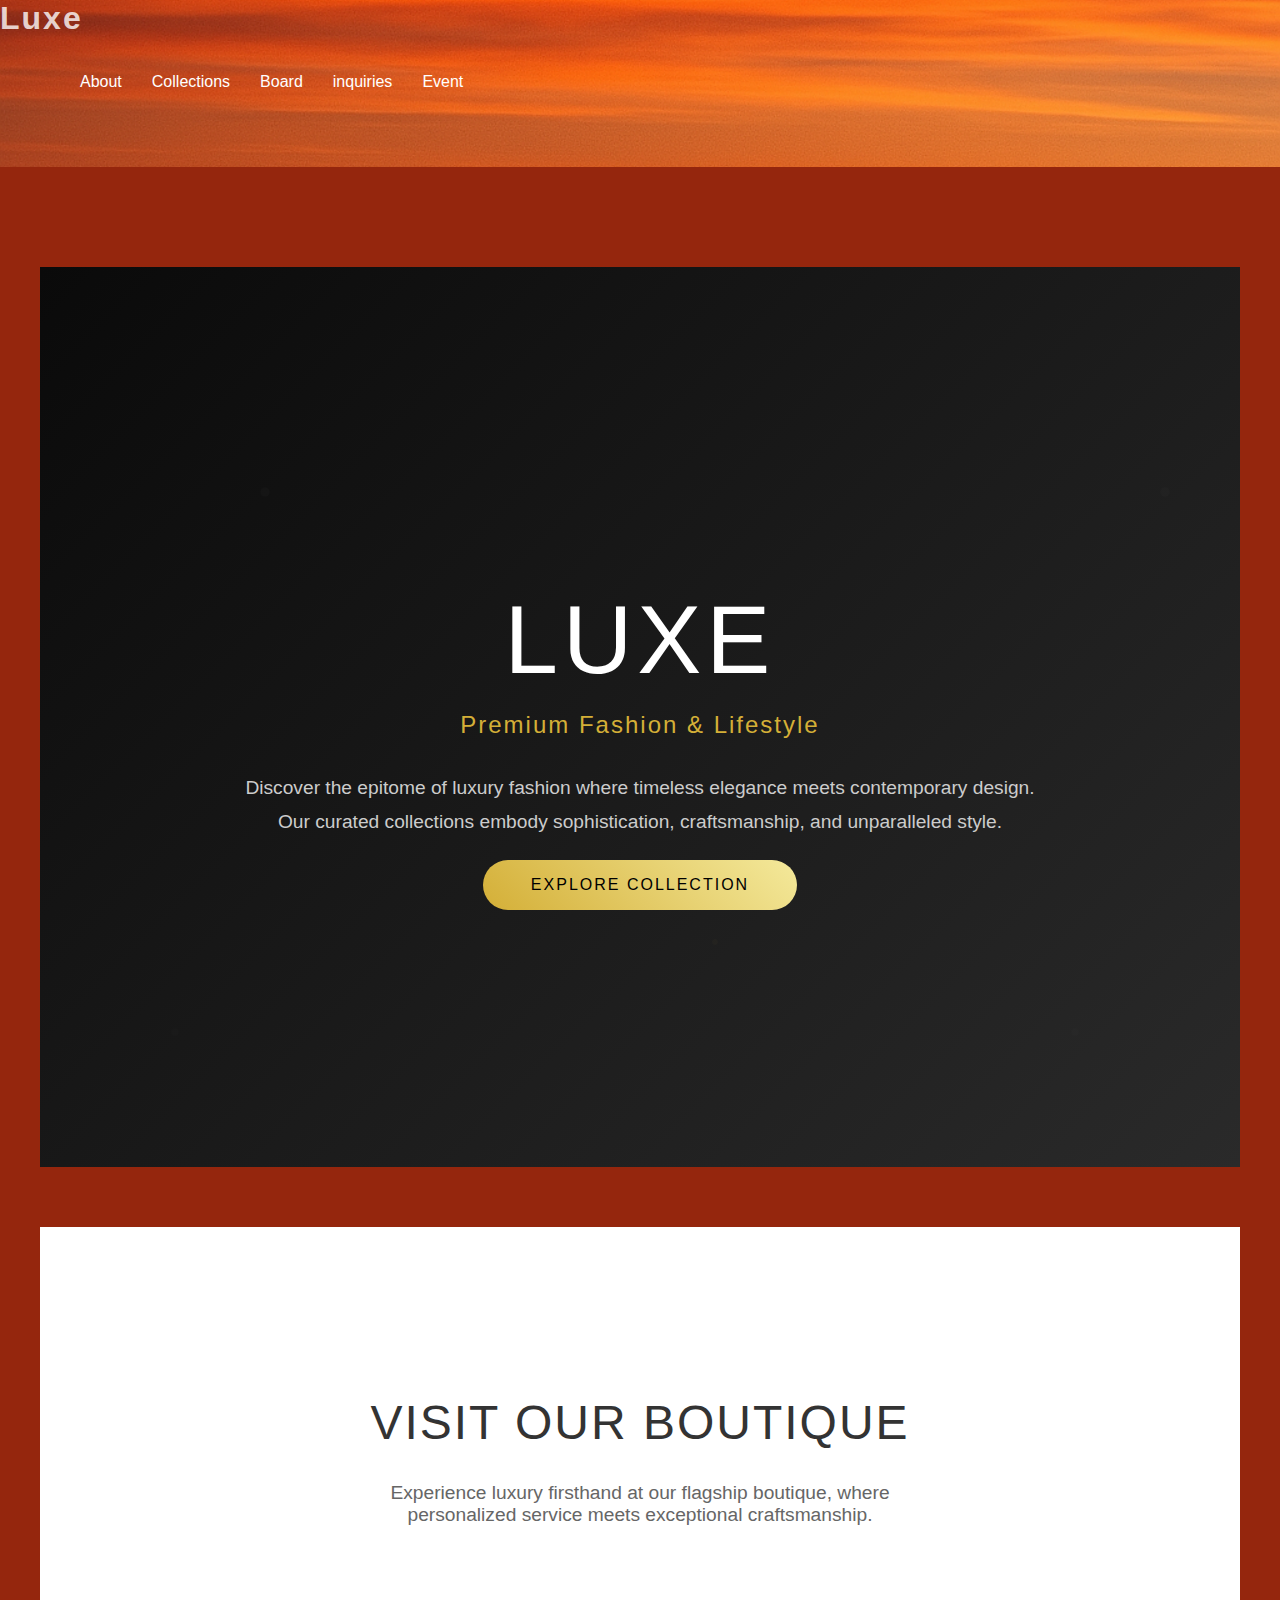
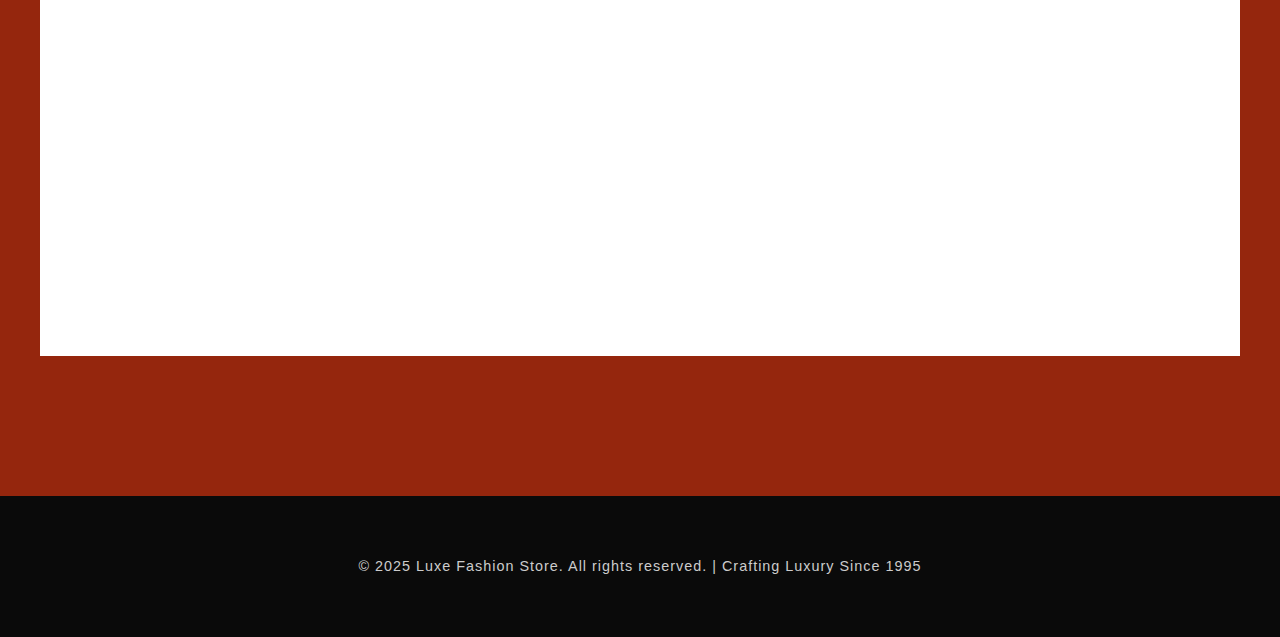
<file: index.html>
<!DOCTYPE html>
<html lang="en">
<head>
    <meta charset="UTF-8">
    <meta name="viewport" content="width=device-width, initial-scale=1.0">
    <title>Luxe - Premium Fashion & Lifestyle</title>
    <link rel="stylesheet" href="style.css">
    <style>
       


        

        /* Hero Section */
        .hero {
            height: 100vh;
            background: linear-gradient(135deg, #0a0a0a 0%, #1a1a1a 50%, #2a2a2a 100%);
            display: flex;
            align-items: center;
            justify-content: center;
            text-align: center;
            position: relative;
            overflow: hidden;
        }

        .hero::before {
            content: '';
            position: absolute;
            top: 0;
            left: 0;
            right: 0;
            bottom: 0;
            background: url('data:image/svg+xml,<svg xmlns="http://www.w3.org/2000/svg" viewBox="0 0 100 100"><defs><pattern id="grain" width="100" height="100" patternUnits="userSpaceOnUse"><circle cx="25" cy="25" r="0.5" fill="%23ffffff" opacity="0.05"/><circle cx="75" cy="75" r="0.3" fill="%23d4af37" opacity="0.1"/><circle cx="15" cy="85" r="0.4" fill="%23ffffff" opacity="0.03"/></pattern></defs><rect width="100" height="100" fill="url(%23grain)"/></svg>');
            opacity: 0.3;
        }

        .hero-content {
            position: relative;
            z-index: 2;
            max-width: 800px;
            padding: 0 2rem;
        }

        .hero h1 {
            font-size: clamp(3rem, 8vw, 6rem);
            font-weight: 100;
            color: #fff;
            margin-bottom: 1rem;
            letter-spacing: 5px;
            text-transform: uppercase;
            animation: fadeInUp 1s ease-out;
        }

        .hero-subtitle {
            font-size: 1.5rem;
            color: #d4af37;
            margin-bottom: 2rem;
            font-weight: 300;
            letter-spacing: 2px;
            animation: fadeInUp 1s ease-out 0.3s both;
        }

        .hero-description {
            font-size: 1.1rem;
            color: #ccc;
            margin-bottom: 3rem;
            line-height: 1.8;
            animation: fadeInUp 1s ease-out 0.6s both;
        }

        .cta-button {
            display: inline-block;
            padding: 1rem 3rem;
            background: linear-gradient(45deg, #d4af37, #f4e99b);
            color: #000;
            text-decoration: none;
            text-transform: uppercase;
            letter-spacing: 2px;
            font-weight: 500;
            border-radius: 50px;
            transition: all 0.4s ease;
            position: relative;
            overflow: hidden;
            animation: fadeInUp 1s ease-out 0.9s both;
        }

        .cta-button:hover {
            transform: translateY(-3px);
            box-shadow: 0 15px 35px rgba(212, 175, 55, 0.4);
        }

        .cta-button::before {
            content: '';
            position: absolute;
            top: 0;
            left: -100%;
            width: 100%;
            height: 100%;
            background: linear-gradient(90deg, transparent, rgba(255,255,255,0.3), transparent);
            transition: left 0.6s ease;
        }

        .cta-button:hover::before {
            left: 100%;
        }

       
       
        /* Contact Section */
        .contact {
            padding: 8rem 2rem;
            background: #fff;
            text-align: center;
        }

        .contact h2 {
            font-size: 3rem;
            font-weight: 200;
            color: #333;
            margin-bottom: 2rem;
            letter-spacing: 2px;
            text-transform: uppercase;
        }

        .contact p {
            font-size: 1.2rem;
            color: #666;
            margin-bottom: 3rem;
            max-width: 600px;
            margin-left: auto;
            margin-right: auto;
        }

        .contact-info {
            display: grid;
            grid-template-columns: repeat(auto-fit, minmax(250px, 1fr));
            gap: 2rem;
            margin-top: 4rem;
        }

        .contact-item {
            padding: 2rem;
            background: linear-gradient(135deg, #f8f8f8, #e8e8e8);
            border-radius: 15px;
            transition: transform 0.3s ease;
        }

        .contact-item:hover {
            transform: translateY(-5px);
        }

        .contact-item h3 {
            color: #d4af37;
            margin-bottom: 1rem;
            text-transform: uppercase;
            letter-spacing: 1px;
        }

        /* Footer */
        footer {
            background: #0a0a0a;
            color: #fff;
            text-align: center;
            padding: 3rem 2rem;
        }

        .footer-content {
            max-width: 1200px;
            margin: 0 auto;
        }

        .footer-content p {
            font-size: 0.9rem;
            color: #ccc;
            letter-spacing: 1px;
        }

        /* Animations */
        @keyframes fadeInUp {
            from {
                opacity: 0;
                transform: translateY(50px);
            }
            to {
                opacity: 1;
                transform: translateY(0);
            }
        }

        /* Responsive Design */
        @media (max-width: 768px) {
            .nav-container {
                flex-direction: column;
                gap: 1rem;
            }

            nav ul {
                gap: 1rem;
            }

            

            .hero h1 {
                font-size: 3rem;
            }

            .hero-subtitle {
                font-size: 1.2rem;
            }

            .about-text h2,
            .features h2,
            .contact h2 {
                font-size: 2rem;
            }
        }

        /* Smooth scrolling */
        html {
            scroll-behavior: smooth;
        }

        /* Loading animation for images */
        img {
            opacity: 0;
            animation: fadeIn 1s ease-out forwards;
        }

        @keyframes fadeIn {
            to {
                opacity: 1;
            }
        }
    </style>
</head>
<body>
    <header>
        <div class="nav-container">
            <div class="logo">Luxe</div>
            <nav>
                <ul>
                    
                    <li><a href="/about.html">About</a></li>
                    <li><a href="/features.html">Collections</a></li>
                    <li><a href="/board.html">Board</a></li>
                    <li><a href="/inquiries.html">inquiries</a></li>
                    <li><a href="event.html">Event</a></li>
                </ul>
            </nav>
        </div>
    </header>

    <main>
        <section id="home" class="hero">
            <div class="hero-content">
                <h1>Luxe</h1>
                <div class="hero-subtitle">Premium Fashion & Lifestyle</div>
                <p class="hero-description">
                    Discover the epitome of luxury fashion where timeless elegance meets contemporary design. 
                    Our curated collections embody sophistication, craftsmanship, and unparalleled style.
                </p>
                <a href="#about" class="cta-button">Explore Collection</a>
            </div>
        </section>

 

      
        <section id="contact" class="contact">
            <div class="container">
                <h2>Visit Our Boutique</h2>
                <p>Experience luxury firsthand at our flagship boutique, where personalized service meets exceptional craftsmanship.</p>
                
                <div class="contact-info">
                    <div class="contact-item">
                        <h3>Location</h3>
                        <p>123 Fashion Avenue<br>Luxury District<br>New York, NY 10001</p>
                    </div>
                    <div class="contact-item">
                        <h3>Hours</h3>
                        <p>Monday - Saturday<br>10:00 AM - 8:00 PM<br>Sunday: 12:00 PM - 6:00 PM</p>
                    </div>
                    <div class="contact-item">
                        <h3>Contact</h3>
                        <p>Phone: 09059367154 -LUXE<br>Email: info@luxefashion.com<br>Private Appointments Available</p>
                    </div>
                </div>
            </div>
        </section>
    </main>

    <footer>
        <div class="footer-content">
            <p>&copy; 2025 Luxe Fashion Store. All rights reserved. | Crafting Luxury Since 1995</p>
        </div>
    </footer>

    <script>
        // Smooth scrolling for navigation links
        document.querySelectorAll('a[href^="#"]').forEach(anchor => {
            anchor.addEventListener('click', function (e) {
                e.preventDefault();
                const target = document.querySelector(this.getAttribute('href'));
                if (target) {
                    target.scrollIntoView({
                        behavior: 'smooth',
                        block: 'start'
                    });
                }
            });
        });

        // Header background opacity on scroll
        window.addEventListener('scroll', () => {
            const header = document.querySelector('header');
            const scrolled = window.pageYOffset;
            const opacity = Math.min(scrolled / 100, 0.95);
            header.style.background = `rgba(0, 0, 0, ${opacity})`;
        });

        // Intersection Observer for animations
        const observerOptions = {
            threshold: 0.1,
            rootMargin: '0px 0px -50px 0px'
        };

        const observer = new IntersectionObserver((entries) => {
            entries.forEach(entry => {
                if (entry.isIntersecting) {
                    entry.target.style.opacity = '1';
                    entry.target.style.transform = 'translateY(0)';
                }
            });
        }, observerOptions);

        // Observe elements for animation
        document.querySelectorAll('.feature-card, .about-text, .contact-item').forEach(el => {
            el.style.opacity = '0';
            el.style.transform = 'translateY(30px)';
            el.style.transition = 'opacity 0.6s ease, transform 0.6s ease';
            observer.observe(el);
        });

        // Parallax effect for hero section
        window.addEventListener('scroll', () => {
            const scrolled = window.pageYOffset;
            const hero = document.querySelector('.hero');
            const heroContent = document.querySelector('.hero-content');
            
            if (hero && heroContent) {
                const speed = scrolled * 0.5;
                heroContent.style.transform = `translateY(${speed}px)`;
            }
        });

        // Add loading animation for images
        document.querySelectorAll('img').forEach(img => {
            img.addEventListener('load', () => {
                img.style.opacity = '1';
            });
        });
    </script>
</body>
</html>
</file>
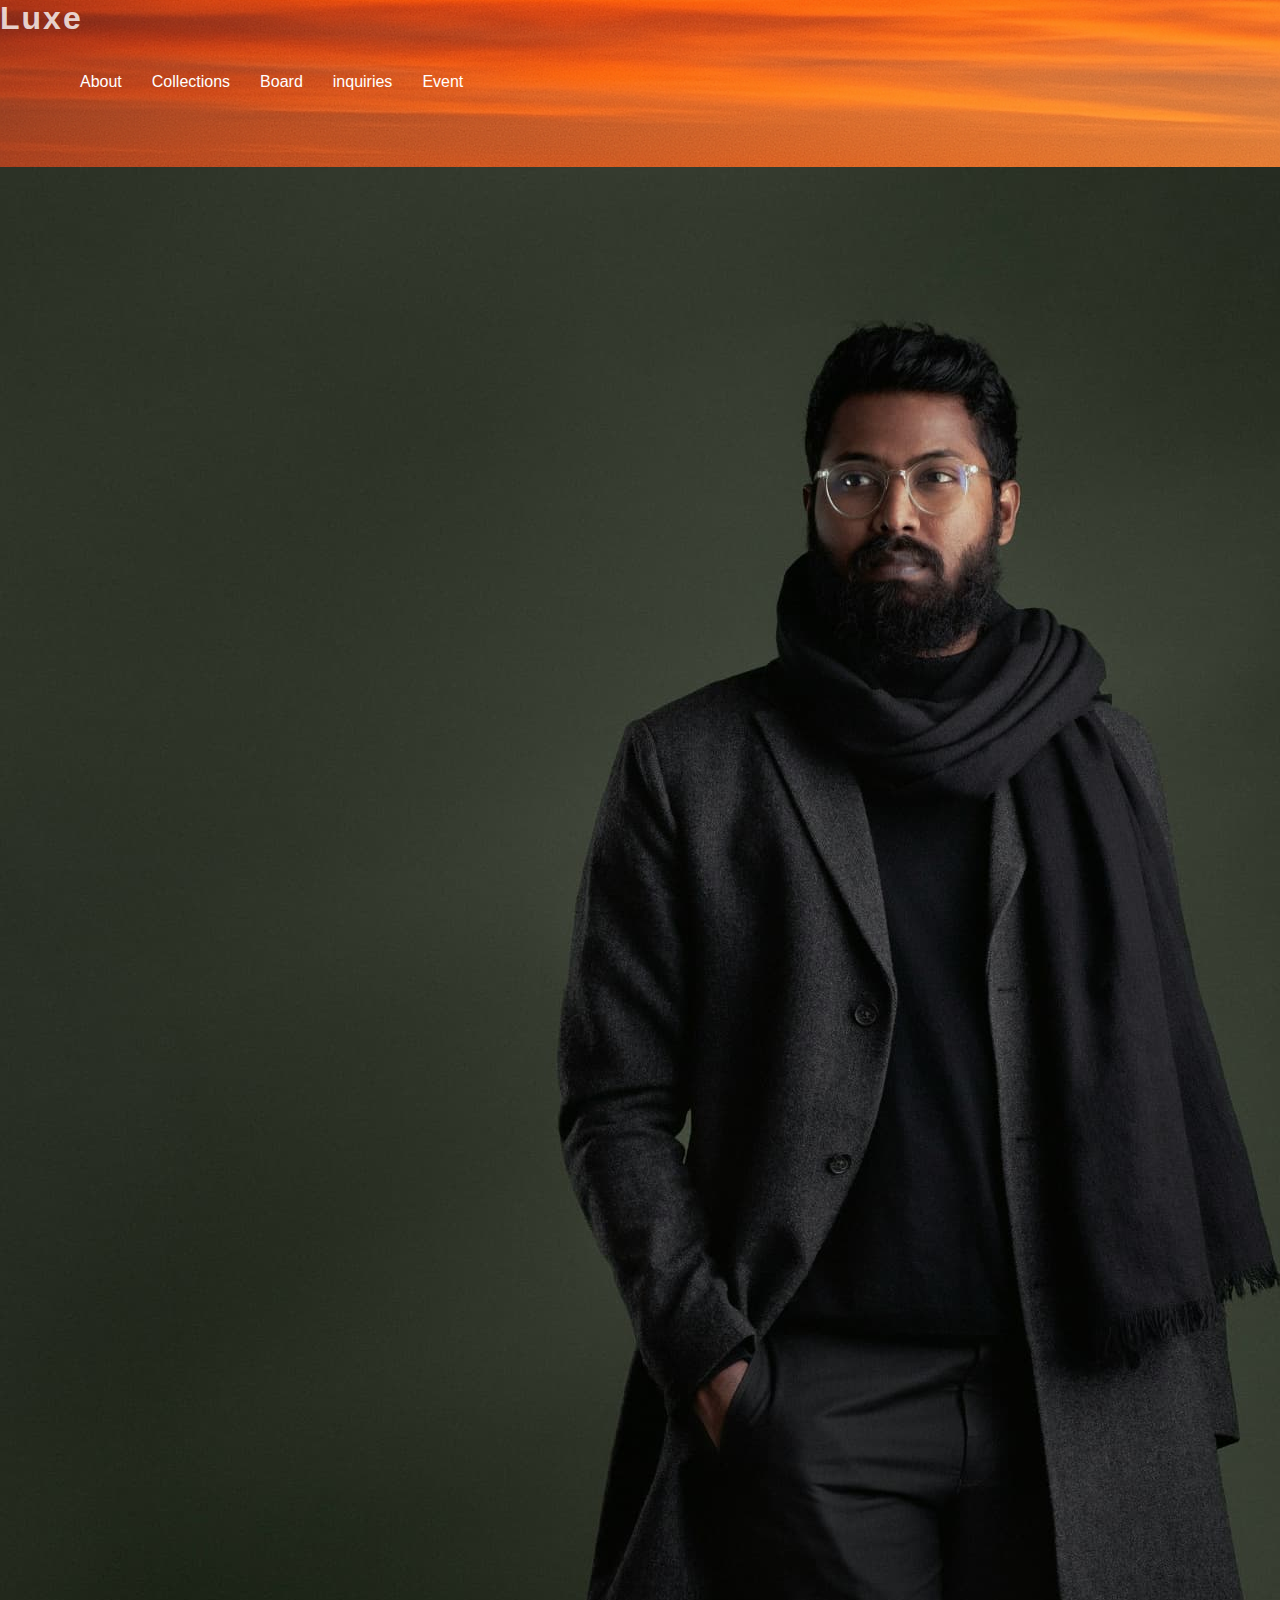
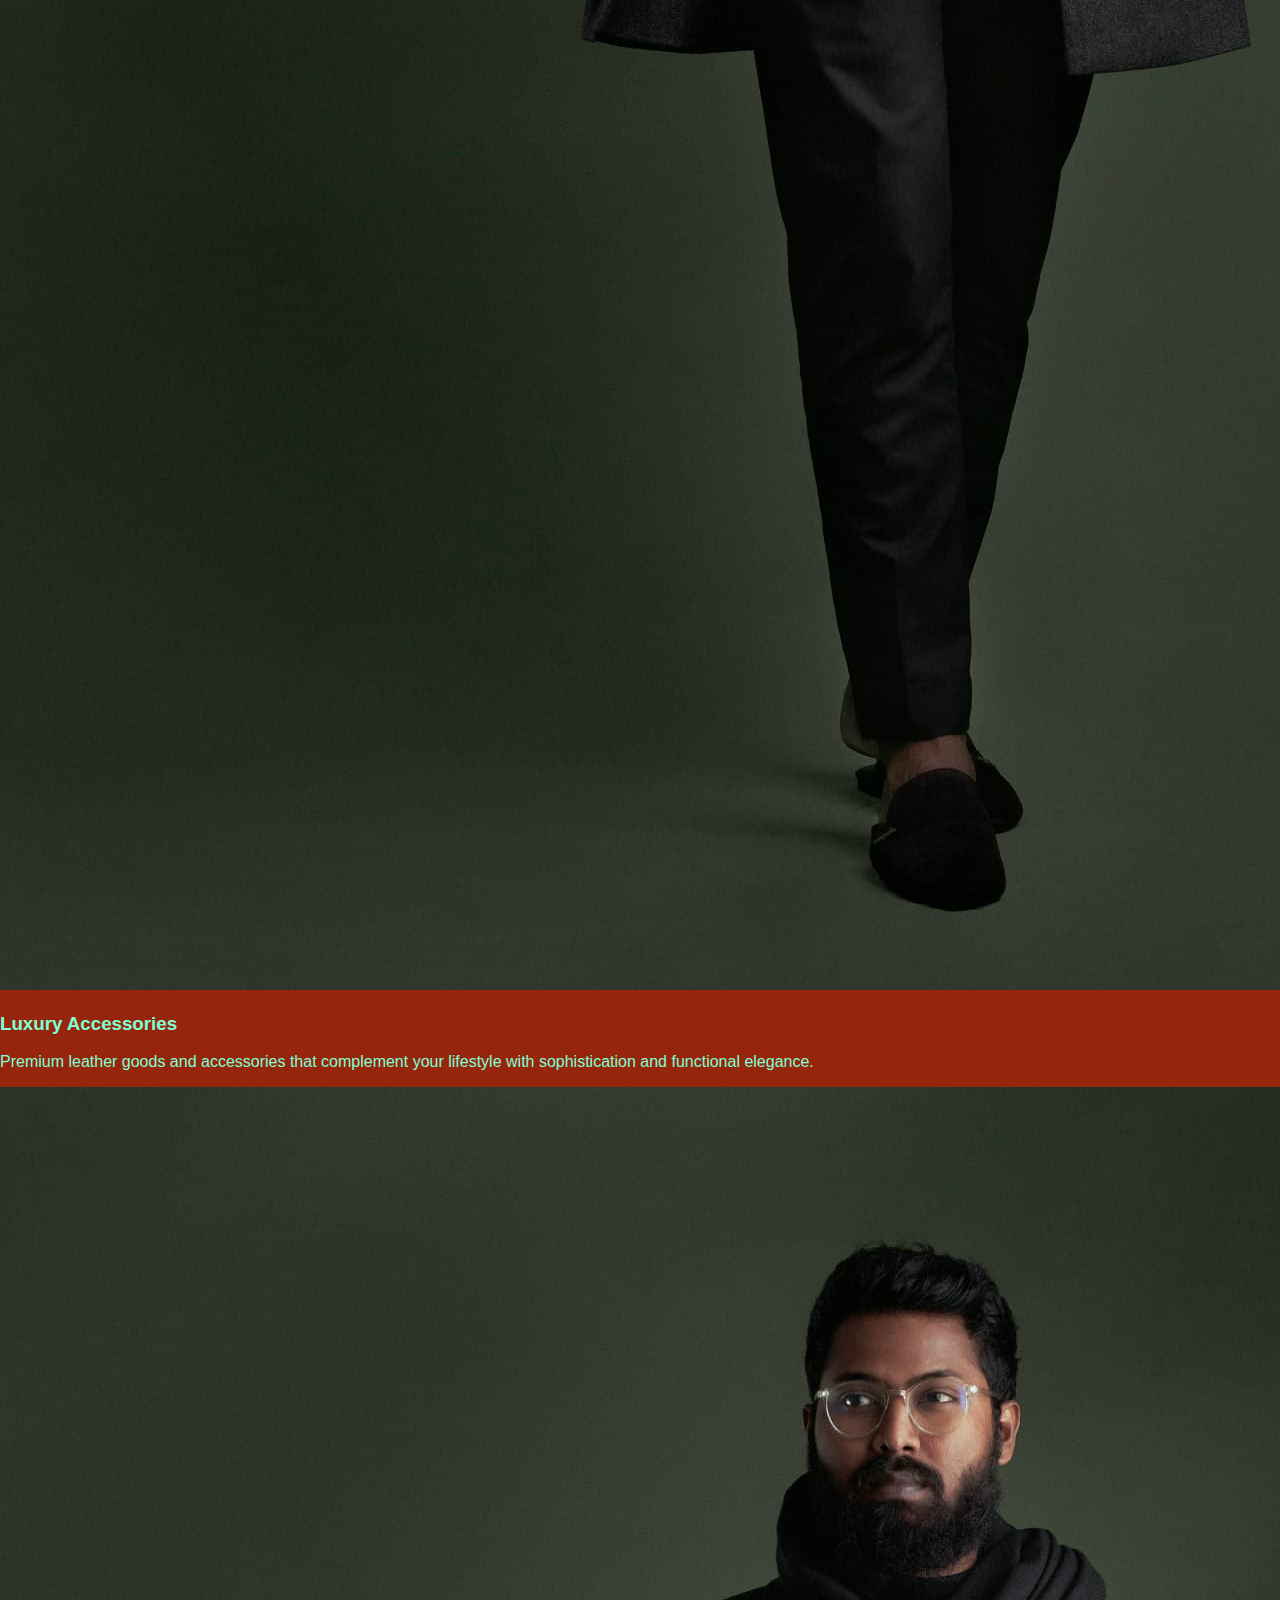
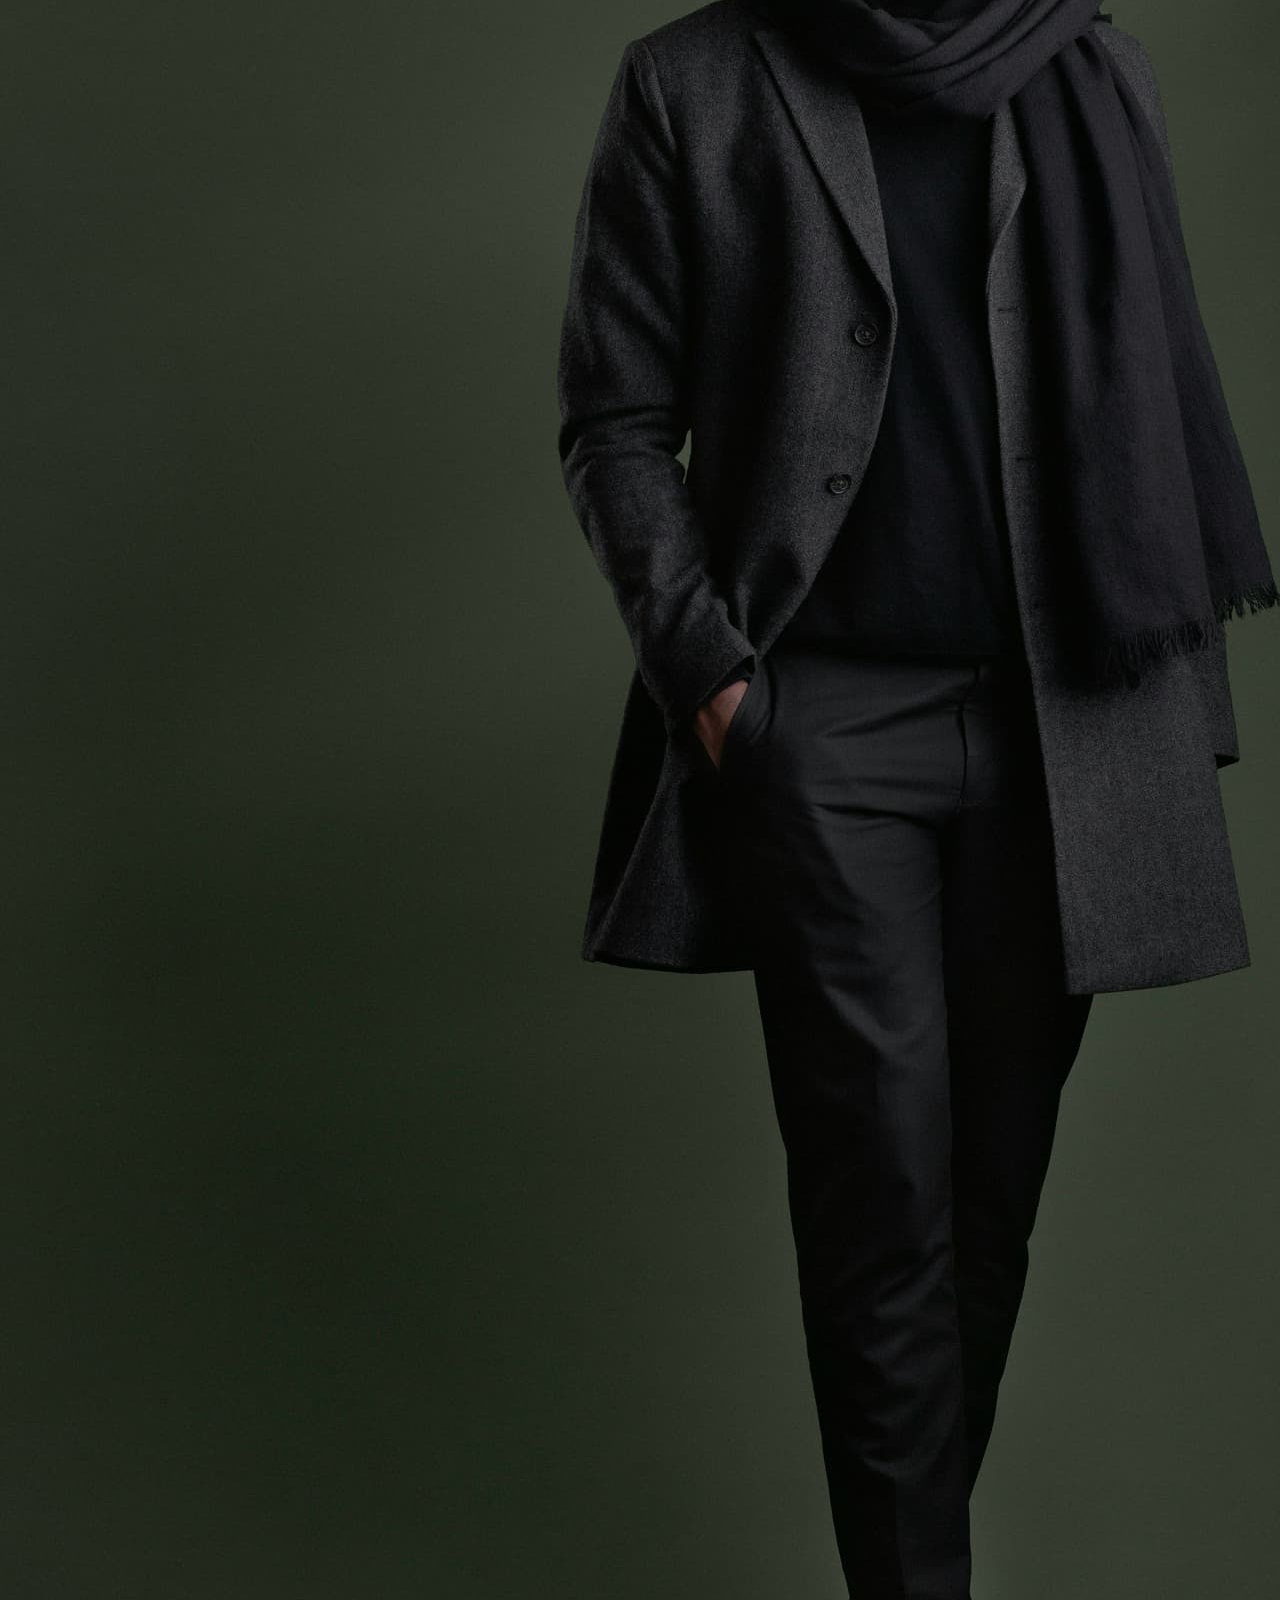
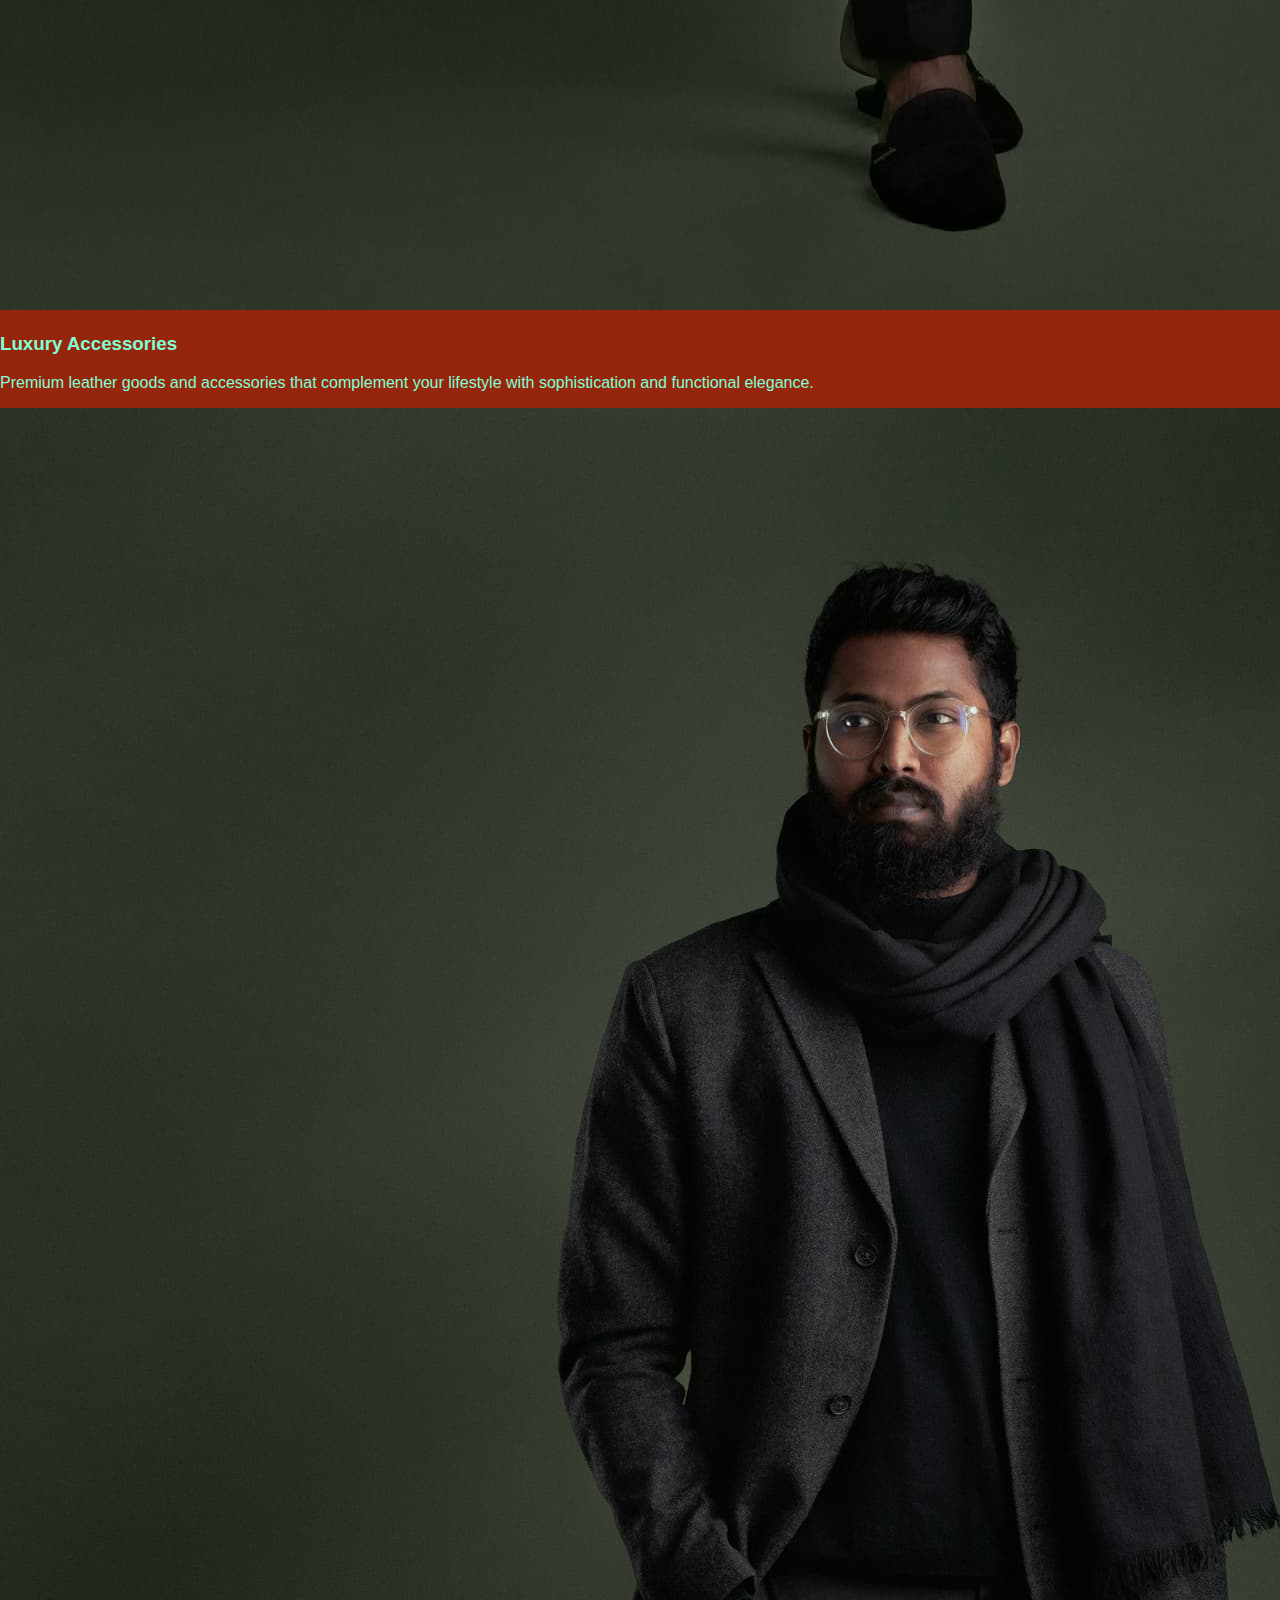
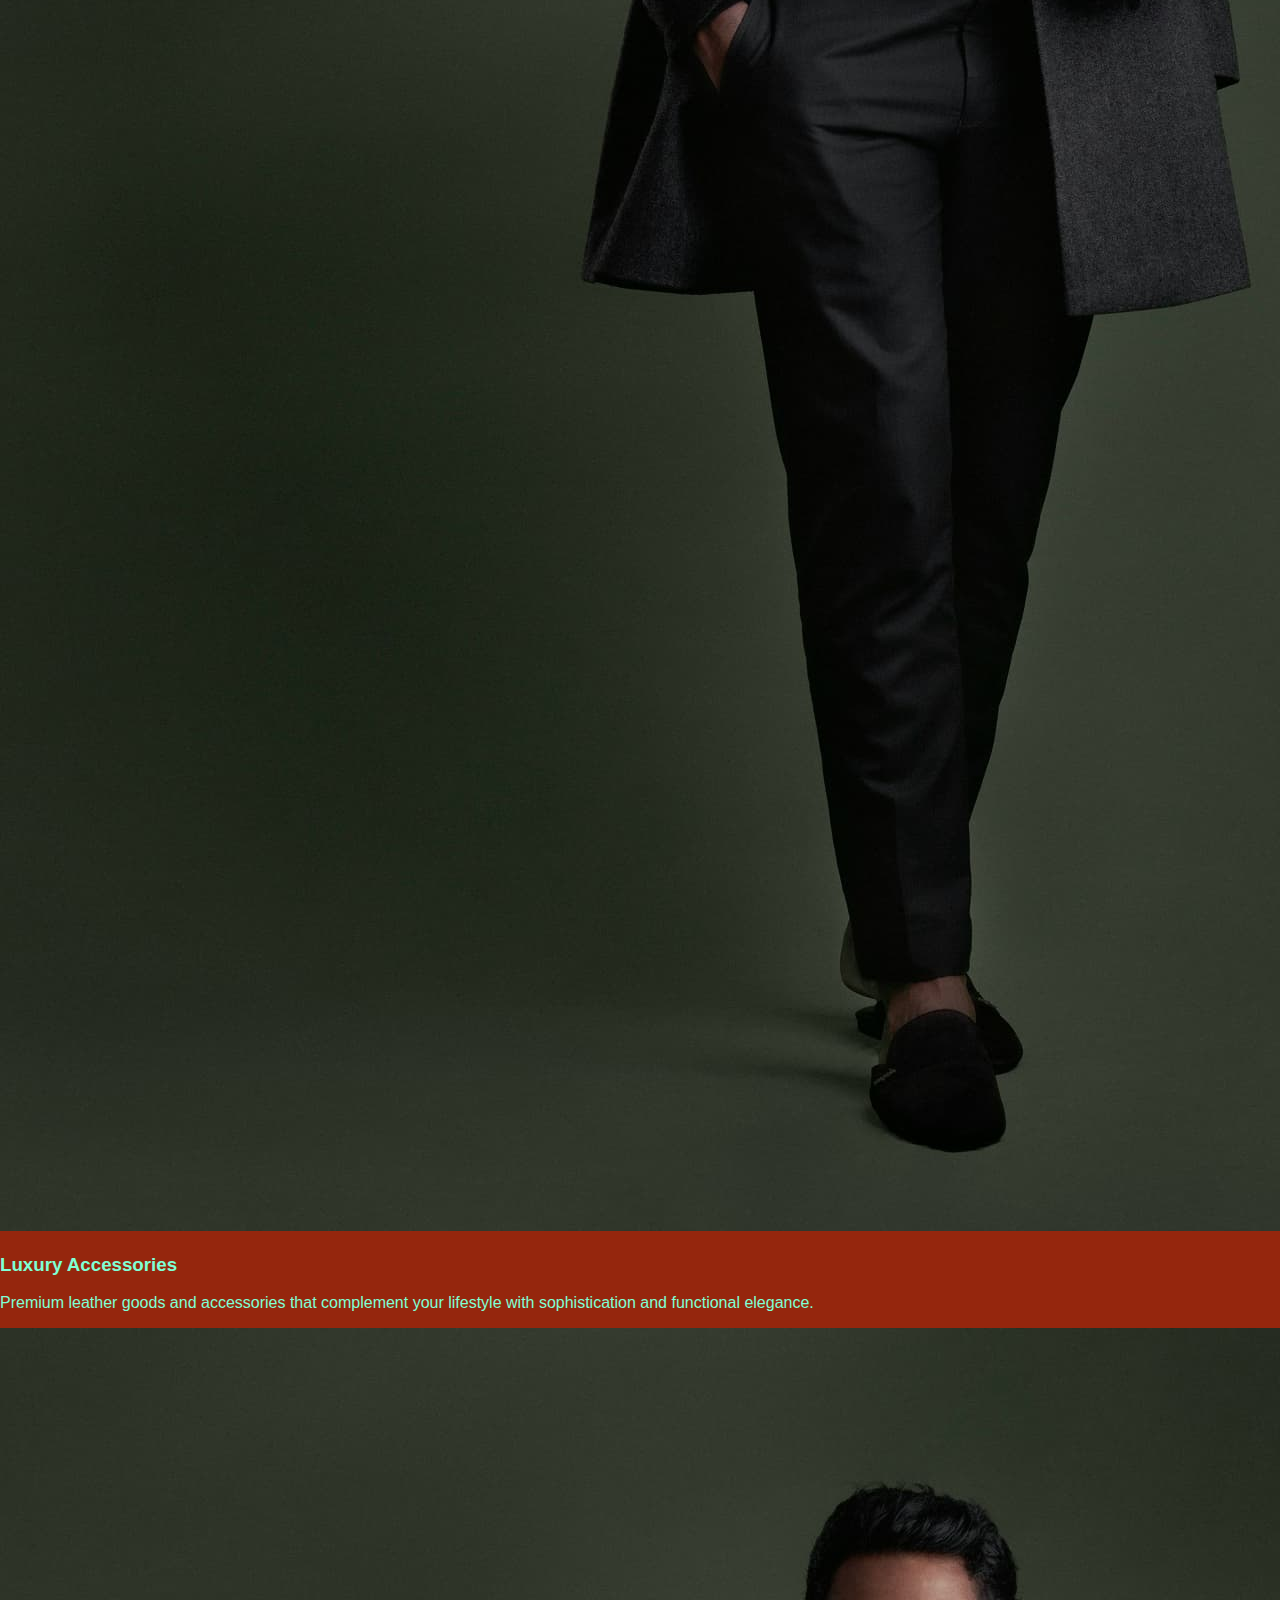
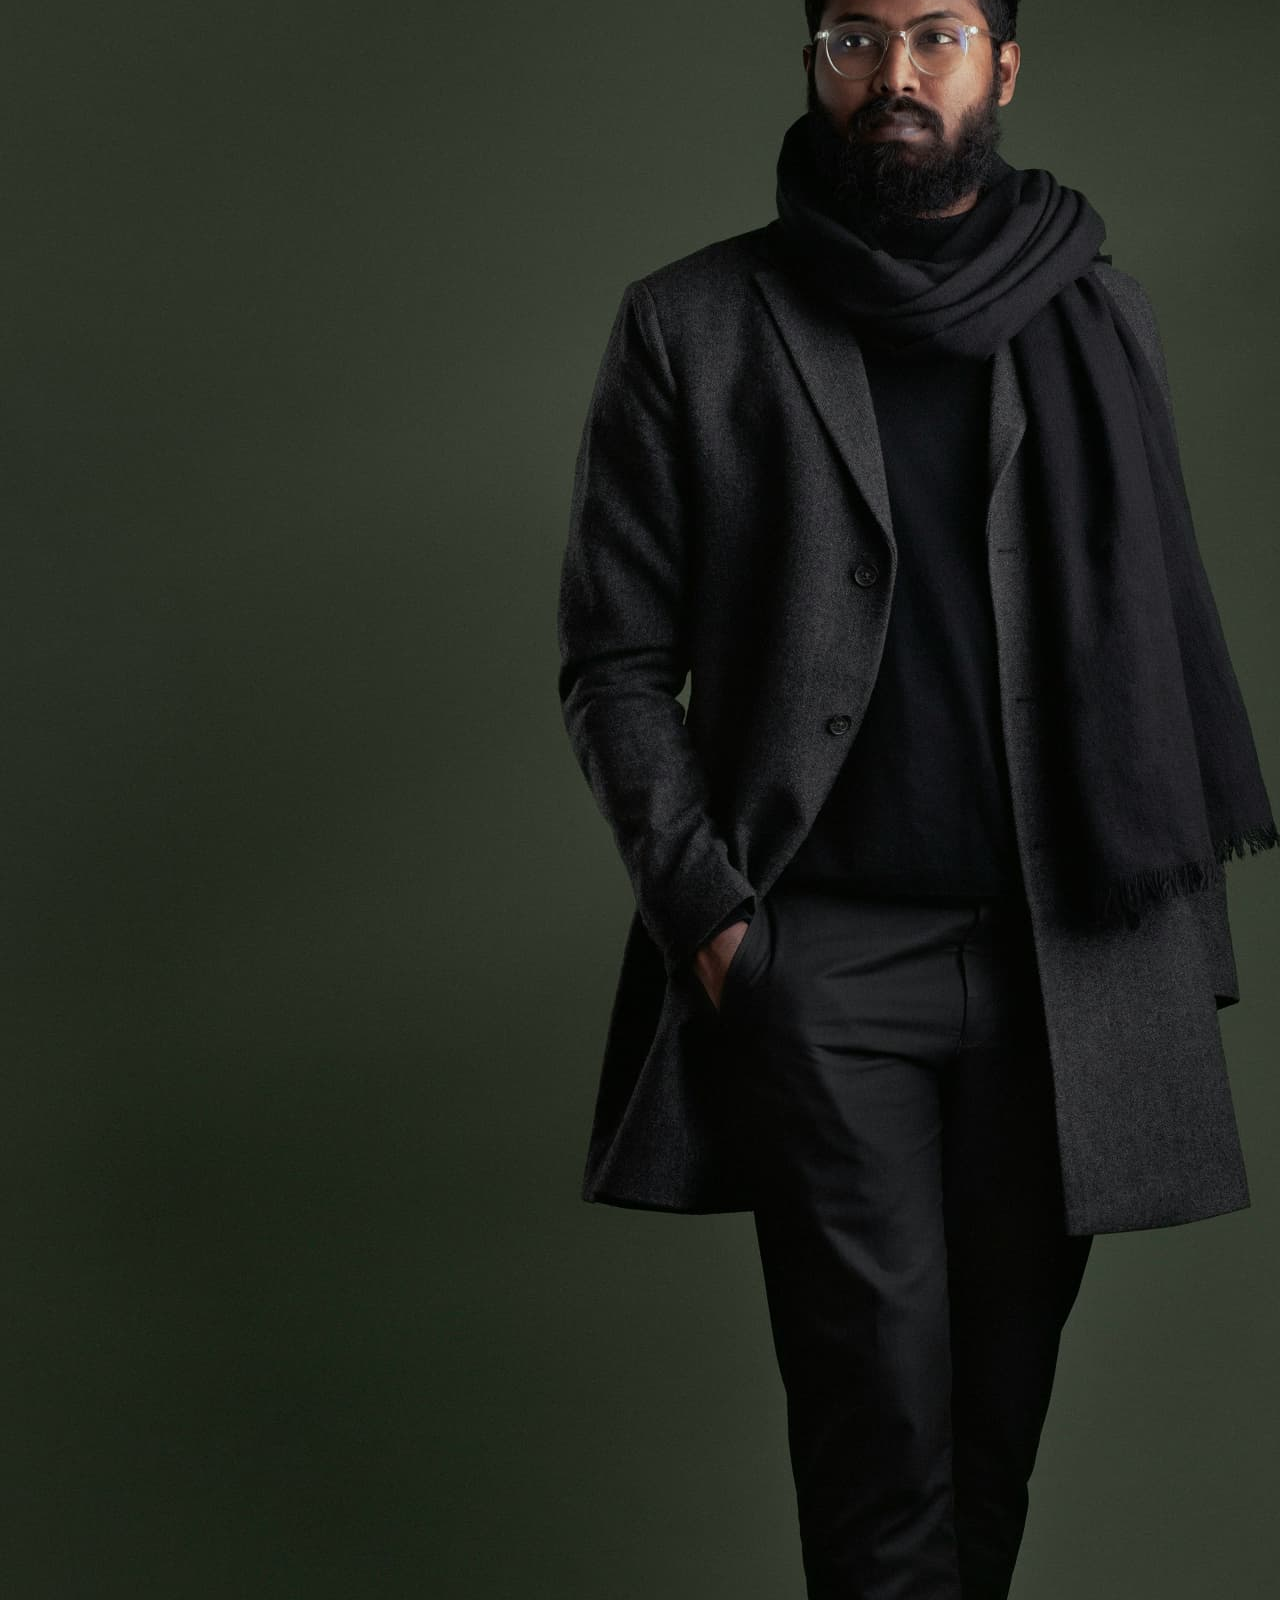
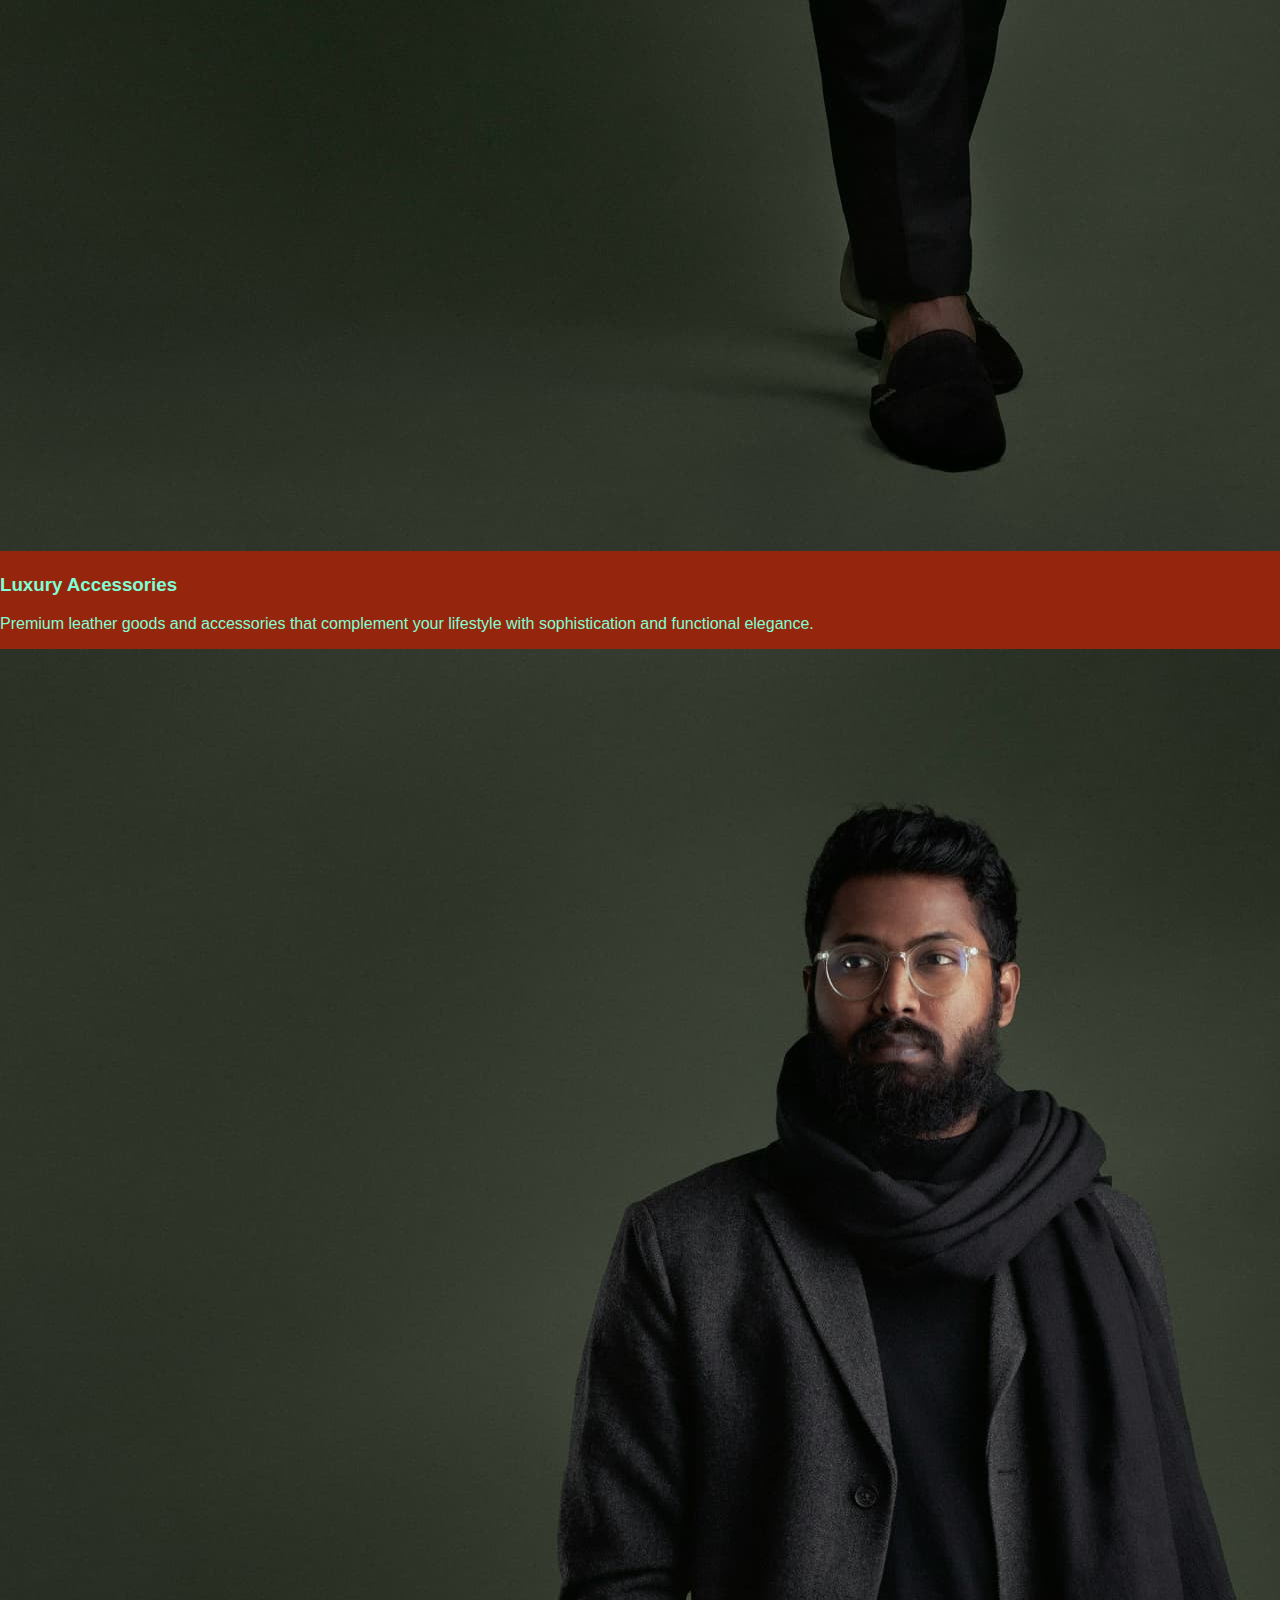
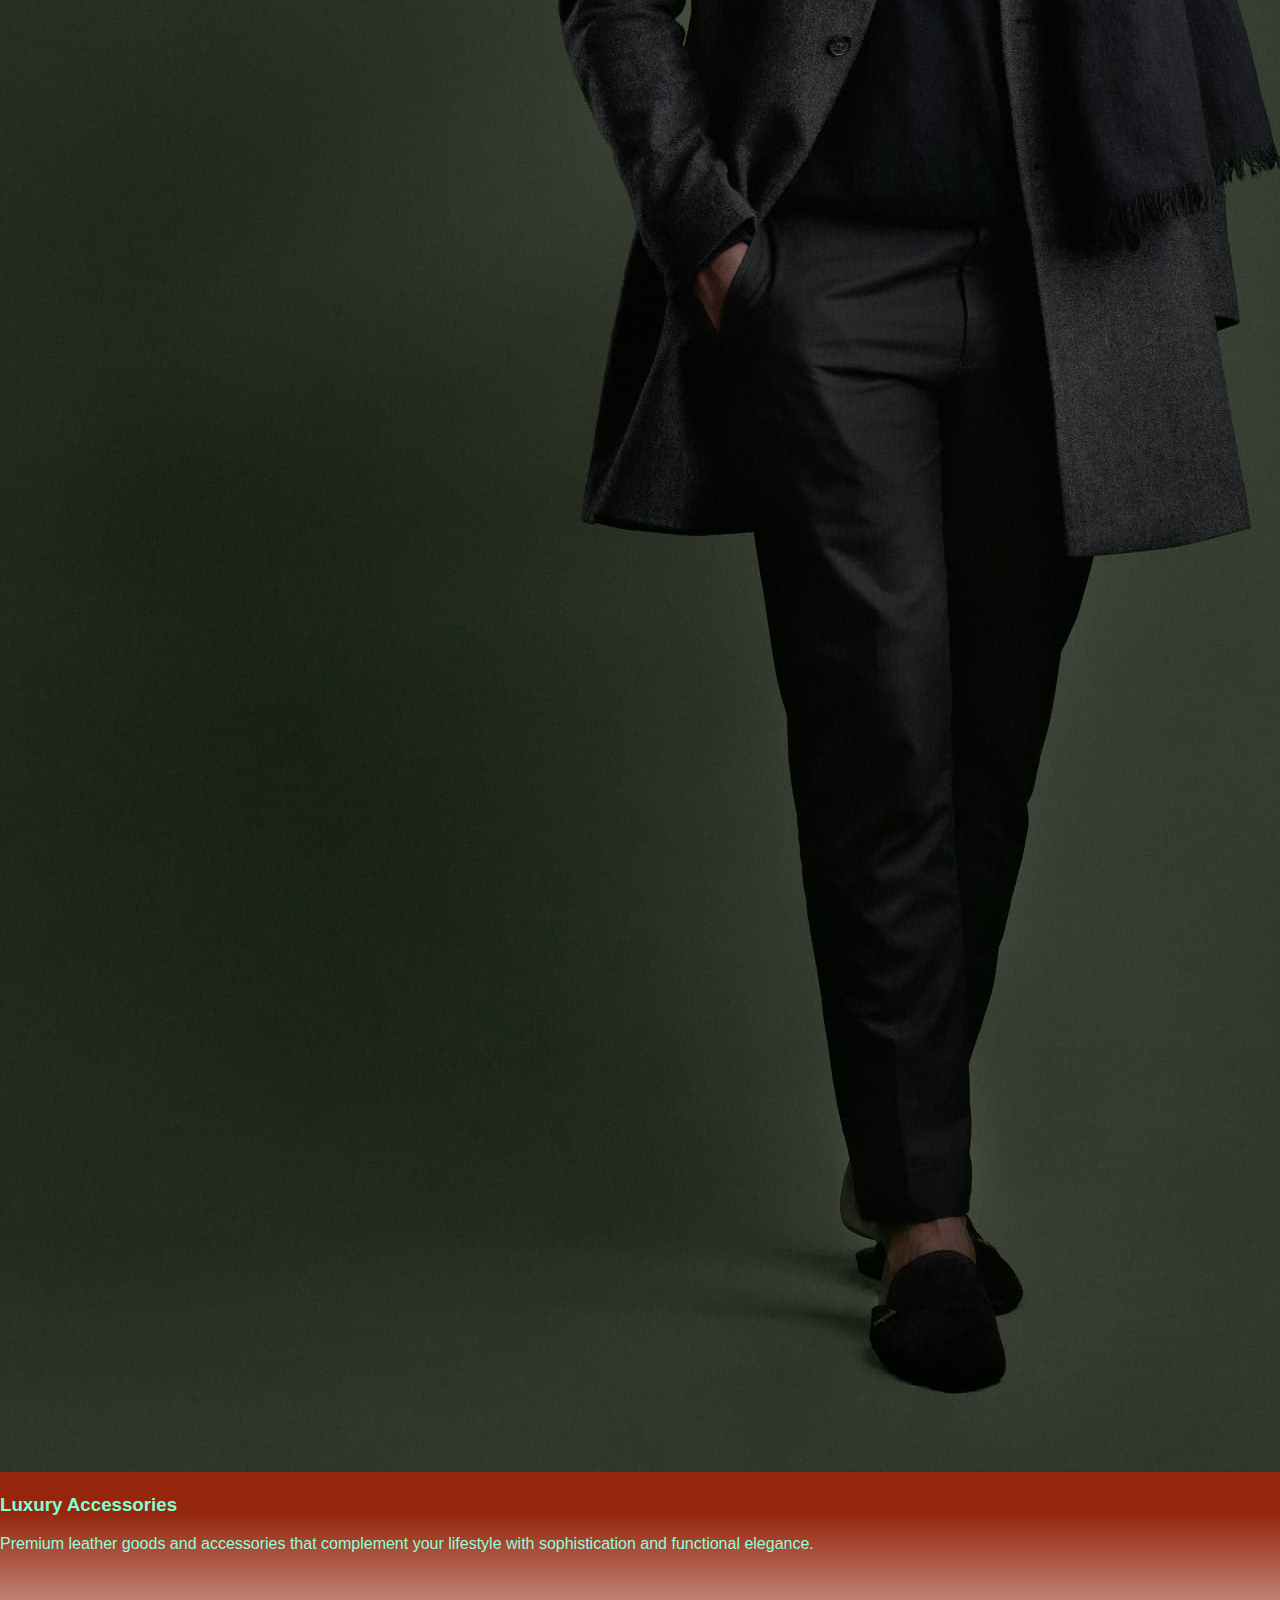
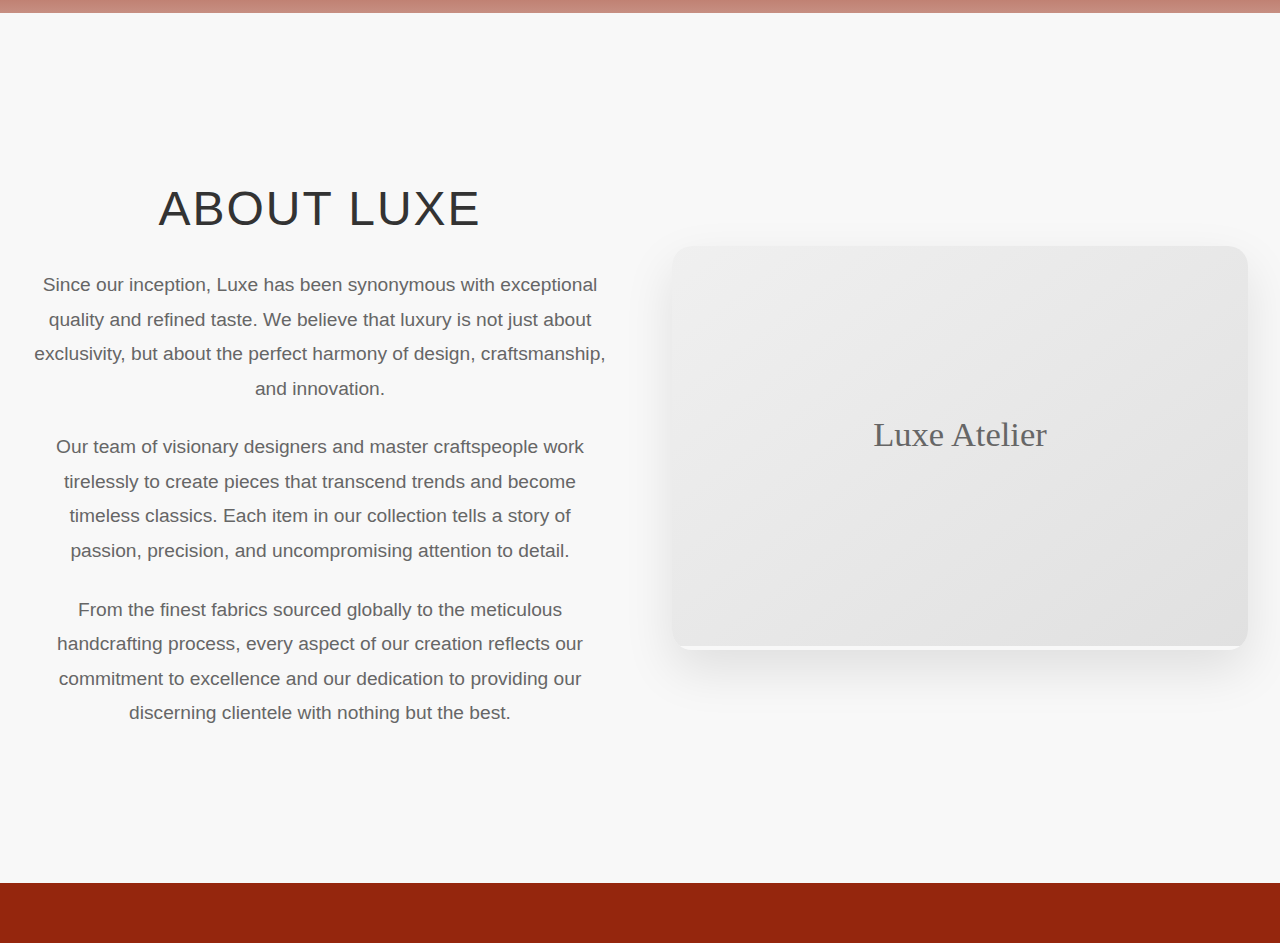
<file: about.html>
<!DOCTYPE html>
<html lang="en">
<head>
    <meta charset="UTF-8">
    <meta name="viewport" content="width=device-width, initial-scale=1.0">
    <title>Document</title>
    <link rel="stylesheet" href="style.css">
    <style>
        .about-content {
                grid-template-columns: 1fr;
                text-align: center;
            }
            .about-text h2,
            .features h2,
            .contact h2 {
                font-size: 2rem;
            }
             /* About Section */
        .about {
            padding: 8rem 2rem;
            background: #f8f8f8;
            position: relative;
        }

        .about::before {
            content: '';
            position: absolute;
            top: 0;
            left: 0;
            right: 0;
            height: 200px;
            background: linear-gradient(180deg, rgba(248,248,248,0) 0%, rgba(248,248,248,1) 100%);
            transform: translateY(-100px);
        }


        .about-content {
            display: grid;
            grid-template-columns: 1fr 1fr;
            gap: 4rem;
            align-items: center;
        }

        .about-text h2 {
            font-size: 3rem;
            font-weight: 200;
            color: #333;
            margin-bottom: 2rem;
            letter-spacing: 2px;
            text-transform: uppercase;
        }

        .about-text p {
            font-size: 1.2rem;
            color: #666;
            line-height: 1.8;
            margin-bottom: 1.5rem;
        }

        .about-image {
            position: relative;
            overflow: hidden;
            border-radius: 20px;
            box-shadow: 0 20px 50px rgba(0,0,0,0.1);
        }

        .about-image img {
            width: 100%;
            height: 400px;
            object-fit: cover;
            transition: transform 0.6s ease;
        }

        .about-image:hover img {
            transform: scale(1.1);
        }

       

    </style>

    
</head>
<body>
    <header>
        <div class="nav-container">
            <div class="logo">Luxe</div>
            <nav>
                <ul>
                    
                    <li><a href="about.html">About</a></li>
                    <li><a href="features.html">Collections</a></li>
                    <li><a href="board.html">Board</a></li>
                    <li><a href="inquiries.html">inquiries</a></li>
                    <li><a href="event.html">Event</a></li>
                </ul>
            </nav>
        </div>
    </header>
    <section id="marquee">
        <div class="event-card">
            <div class="event-image"><img src="/images/Luxe_suit.jpg"></div>
            <h3>Luxury Accessories</h3>
            <p>Premium leather goods and accessories that complement your lifestyle with sophistication and functional elegance.</p>
        </div>
        <div class="event-card">
            <div class="event-image"><img src="/images/Luxe_suit.jpg"></div>
            <h3>Luxury Accessories</h3>
            <p>Premium leather goods and accessories that complement your lifestyle with sophistication and functional elegance.</p>
        </div>
        <div class="event-card">
            <div class="event-image"><img src="/images/Luxe_suit.jpg"></div>
            <h3>Luxury Accessories</h3>
            <p>Premium leather goods and accessories that complement your lifestyle with sophistication and functional elegance.</p>
        </div>
        <div class="event-card">
            <div class="event-image"><img src="/images/Luxe_suit.jpg"></div>
            <h3>Luxury Accessories</h3>
            <p>Premium leather goods and accessories that complement your lifestyle with sophistication and functional elegance.</p>
        </div>
        <div class="event-card">
            <div class="event-image"><img src="/images/Luxe_suit.jpg"></div>
            <h3>Luxury Accessories</h3>
            <p>Premium leather goods and accessories that complement your lifestyle with sophistication and functional elegance.</p>
        </div>
    </section>
    <section id="about" class="about">
        <div class="container">
            <div class="about-content">
                <div class="about-text">
                    <h2>About Luxe</h2>
                    <p>
                        Since our inception, Luxe has been synonymous with exceptional quality and 
                        refined taste. We believe that luxury is not just about exclusivity, but 
                        about the perfect harmony of design, craftsmanship, and innovation.
                    </p>
                    <p>
                        Our team of visionary designers and master craftspeople work tirelessly 
                        to create pieces that transcend trends and become timeless classics. 
                        Each item in our collection tells a story of passion, precision, and 
                        uncompromising attention to detail.
                    </p>
                    <p>
                        From the finest fabrics sourced globally to the meticulous handcrafting 
                        process, every aspect of our creation reflects our commitment to excellence 
                        and our dedication to providing our discerning clientele with nothing but the best.
                    </p>
                </div>
                <div class="about-image">
                    <img src="data:image/svg+xml,%3Csvg xmlns='http://www.w3.org/2000/svg' viewBox='0 0 400 300'%3E%3Cdefs%3E%3ClinearGradient id='bg' x1='0%25' y1='0%25' x2='100%25' y2='100%25'%3E%3Cstop offset='0%25' style='stop-color:%23f0f0f0'/%3E%3Cstop offset='100%25' style='stop-color:%23e0e0e0'/%3E%3C/linearGradient%3E%3C/defs%3E%3Crect width='400' height='300' fill='url(%23bg)'/%3E%3Ctext x='200' y='150' text-anchor='middle' font-family='serif' font-size='24' fill='%23666'%3ELuxe Atelier%3C/text%3E%3C/svg%3E" alt="Luxe Fashion Atelier">
                </div>
            </div>
        </div>
    </section>
</body>
</html>
</file>
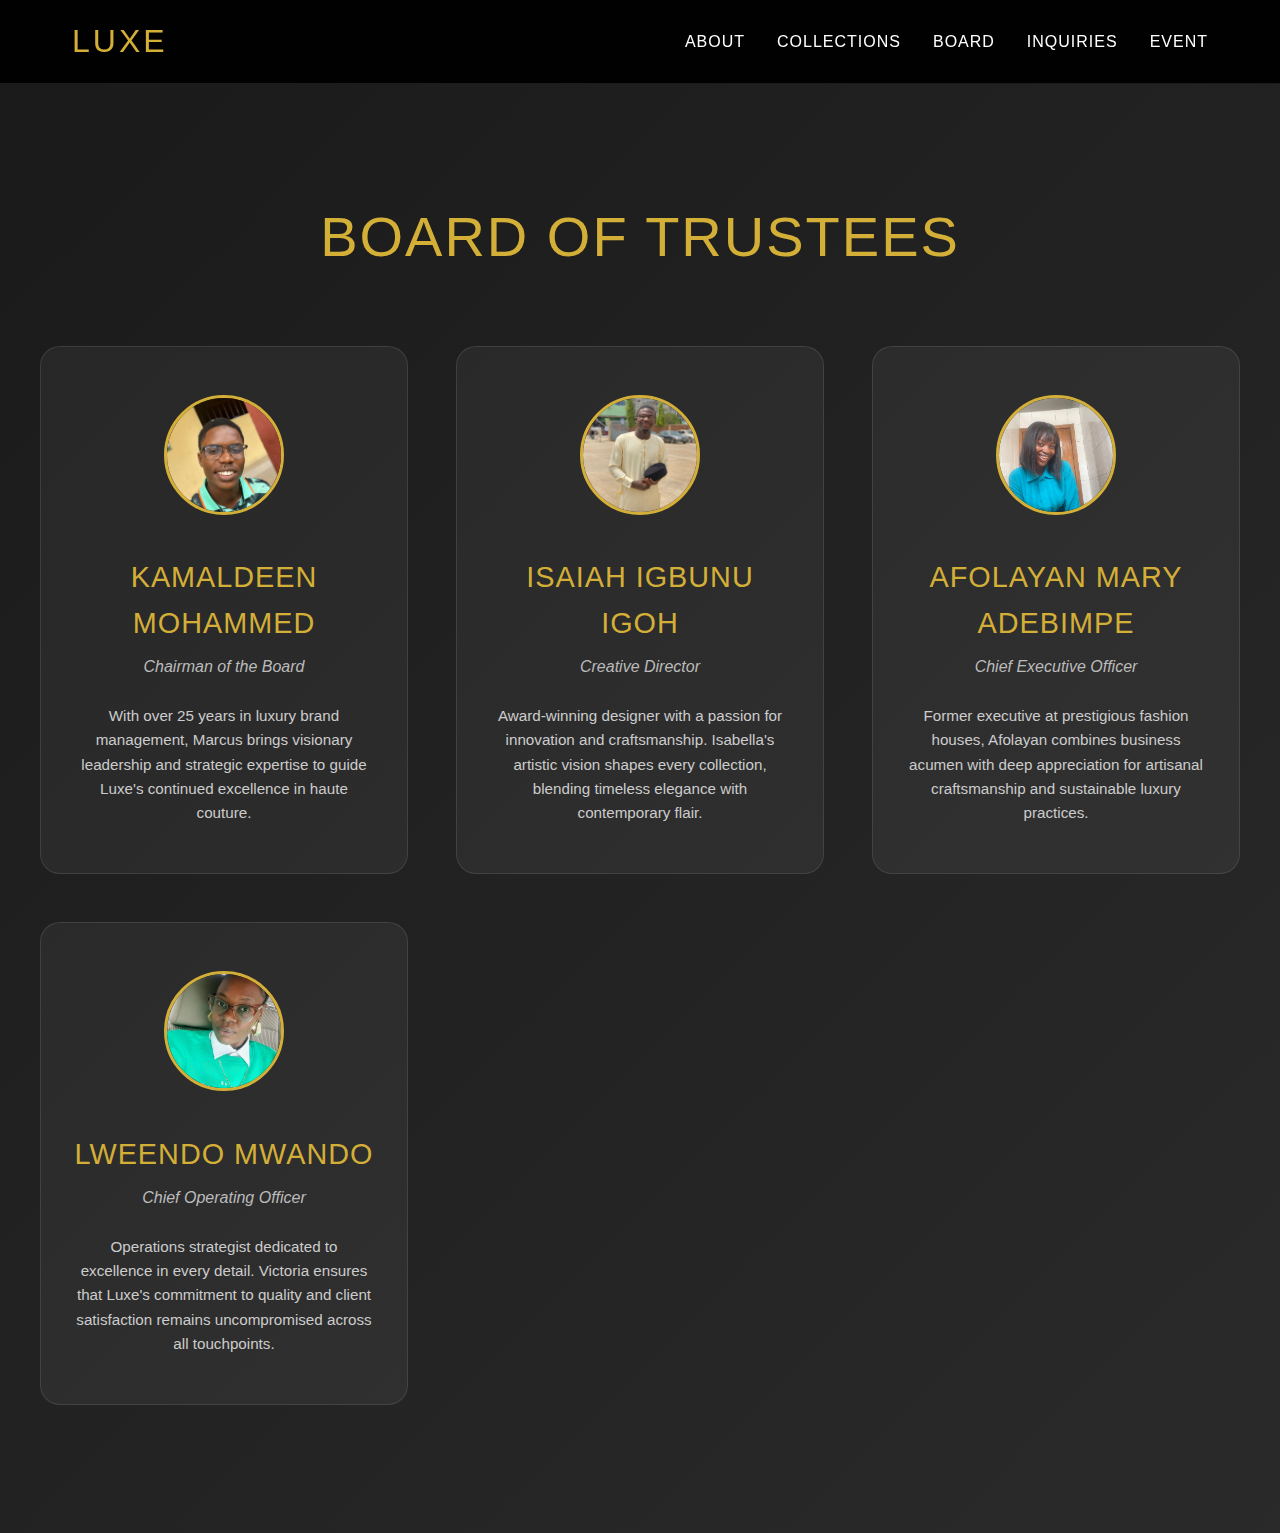
<file: board.html>
<!DOCTYPE html>
<html lang="en">
<head>
    <meta charset="UTF-8">
    <meta name="viewport" content="width=device-width, initial-scale=1.0">
    <title>Board of Trustees - Luxe</title>
    <style>
        * {
            margin: 0;
            padding: 0;
            box-sizing: border-box;
        }

        body {
            font-family: 'Arial', sans-serif;
            background: #0a0a0a;
            color: #fff;
            line-height: 1.6;
        }

        /* Header Styles */
        header {
            position: fixed;
            top: 0;
            left: 0;
            right: 0;
            background: rgba(0,0,0,0.95);
            backdrop-filter: blur(10px);
            z-index: 1000;
            padding: 1rem 0;
            border-bottom: 1px solid rgba(255,255,255,0.1);
        }

        .nav-container {
            max-width: 1200px;
            margin: 0 auto;
            padding: 0 2rem;
            display: flex;
            justify-content: space-between;
            align-items: center;
        }

        .logo {
            font-size: 2rem;
            font-weight: 300;
            color: #d4af37;
            letter-spacing: 3px;
            text-transform: uppercase;
        }

        nav ul {
            display: flex;
            list-style: none;
            gap: 2rem;
        }

        nav a {
            color: #fff;
            text-decoration: none;
            font-weight: 300;
            text-transform: uppercase;
            letter-spacing: 1px;
            transition: color 0.3s ease;
        }

        nav a:hover {
            color: #d4af37;
        }

        /* Board Section */
        .board {
            padding: 12rem 2rem 8rem;
            background: linear-gradient(135deg, #1a1a1a 0%, #2a2a2a 100%);
            min-height: 100vh;
        }

        .container {
            max-width: 1200px;
            margin: 0 auto;
        }

        .board h2 {
            text-align: center;
            font-size: 3.5rem;
            font-weight: 200;
            margin-bottom: 4rem;
            letter-spacing: 2px;
            text-transform: uppercase;
            color: #d4af37;
        }

        .board-grid {
            display: grid;
            grid-template-columns: repeat(auto-fit, minmax(350px, 1fr));
            gap: 3rem;
            margin-top: 4rem;
        }

        .board-card {
            text-align: center;
            padding: 3rem 2rem;
            background: rgba(255,255,255,0.05);
            border-radius: 20px;
            border: 1px solid rgba(255,255,255,0.1);
            transition: all 0.4s ease;
            position: relative;
            overflow: hidden;
        }

        .board-card::before {
            content: '';
            position: absolute;
            top: 0;
            left: -100%;
            width: 100%;
            height: 100%;
            background: linear-gradient(90deg, transparent, rgba(212,175,55,0.1), transparent);
            transition: left 0.6s ease;
        }

        .board-card:hover::before {
            left: 100%;
        }

        .board-card:hover {
            transform: translateY(-10px);
            border-color: #d4af37;
            box-shadow: 0 25px 50px rgba(0,0,0,0.3);
        }

        .board-icon {
            margin-bottom: 2rem;
            position: relative;
        }

        .board-icon img {
            width: 120px;
            height: 120px;
            border-radius: 50%;
            object-fit: cover;
            border: 3px solid #d4af37;
            transition: transform 0.3s ease;
        }

        .board-card:hover .board-icon img {
            transform: scale(1.1);
        }

        .board-card h3 {
            font-size: 1.8rem;
            font-weight: 300;
            margin-bottom: 0.5rem;
            text-transform: uppercase;
            letter-spacing: 1px;
            color: #d4af37;
        }

        .board-card .title {
            font-size: 1rem;
            color: #bbb;
            margin-bottom: 1.5rem;
            font-style: italic;
        }

        .board-card p {
            color: #ccc;
            line-height: 1.6;
            font-size: 0.95rem;
        }

        /* Responsive Design */
        @media (max-width: 768px) {
            .nav-container {
                flex-direction: column;
                gap: 1rem;
            }

            nav ul {
                flex-wrap: wrap;
                justify-content: center;
                gap: 1rem;
            }

            .board {
                padding: 10rem 1rem 6rem;
            }

            .board h2 {
                font-size: 2.5rem;
                margin-bottom: 3rem;
            }

            .board-grid {
                grid-template-columns: 1fr;
                gap: 2rem;
            }

            .board-card {
                padding: 2rem 1.5rem;
            }
        }
    </style>
</head>
<body>
    <header>
        <div class="nav-container">
            <div class="logo">Luxe</div>
            <nav>
                <ul>
                    
                    <li><a href="/about.html">About</a></li>
                    <li><a href="/features.html">Collections</a></li>
                    <li><a href="/board.html">Board</a></li>
                    <li><a href="/inquiries.html">inquiries</a></li>
                    <li><a href="event.html">Event</a></li>
                </ul>
            </nav>
        </div>
    </header>

    <section id="board" class="board">
        <div class="container">
            <h2>Board of Trustees</h2>
            <div class="board-grid">
                <div class="board-card">
                    <div class="board-icon">
                        <img src="board/board.jpg" alt="Chairman Portrait">
                    </div>
                    <h3>Kamaldeen Mohammed 
                    </h3>
                    <div class="title">Chairman of the Board</div>
                    <p>With over 25 years in luxury brand management, Marcus brings visionary leadership and strategic expertise to guide Luxe's continued excellence in haute couture.</p>
                </div>

                <div class="board-card">
                    <div class="board-icon">
                        <img src="board/board(1).jpg" alt="Creative Director Portrait">
                    </div>
                    <h3>Isaiah Igbunu Igoh</h3>
                    <div class="title">Creative Director</div>
                    <p>Award-winning designer with a passion for innovation and craftsmanship. Isabella's artistic vision shapes every collection, blending timeless elegance with contemporary flair.</p>
                </div>

                <div class="board-card">
                    <div class="board-icon">
                        <img src="board/board(2).jpg" alt="CEO Portrait">
                    </div>
                    <h3>Afolayan Mary Adebimpe</h3>
                    <div class="title">Chief Executive Officer</div>
                    <p>Former executive at prestigious fashion houses, Afolayan combines business acumen with deep appreciation for artisanal craftsmanship and sustainable luxury practices.</p>
                </div>

                <div class="board-card">
                    <div class="board-icon">
                        <img src="board/Board(3).jpg" alt="COO Portrait">
                    </div>
                    <h3> Lweendo Mwando</h3>
                    <div class="title">Chief Operating Officer</div>
                    <p>Operations strategist dedicated to excellence in every detail. Victoria ensures that Luxe's commitment to quality and client satisfaction remains uncompromised across all touchpoints.</p>
                </div>

               

               
            </div>
        </div>
    </section>
</body>
</html>
</file>
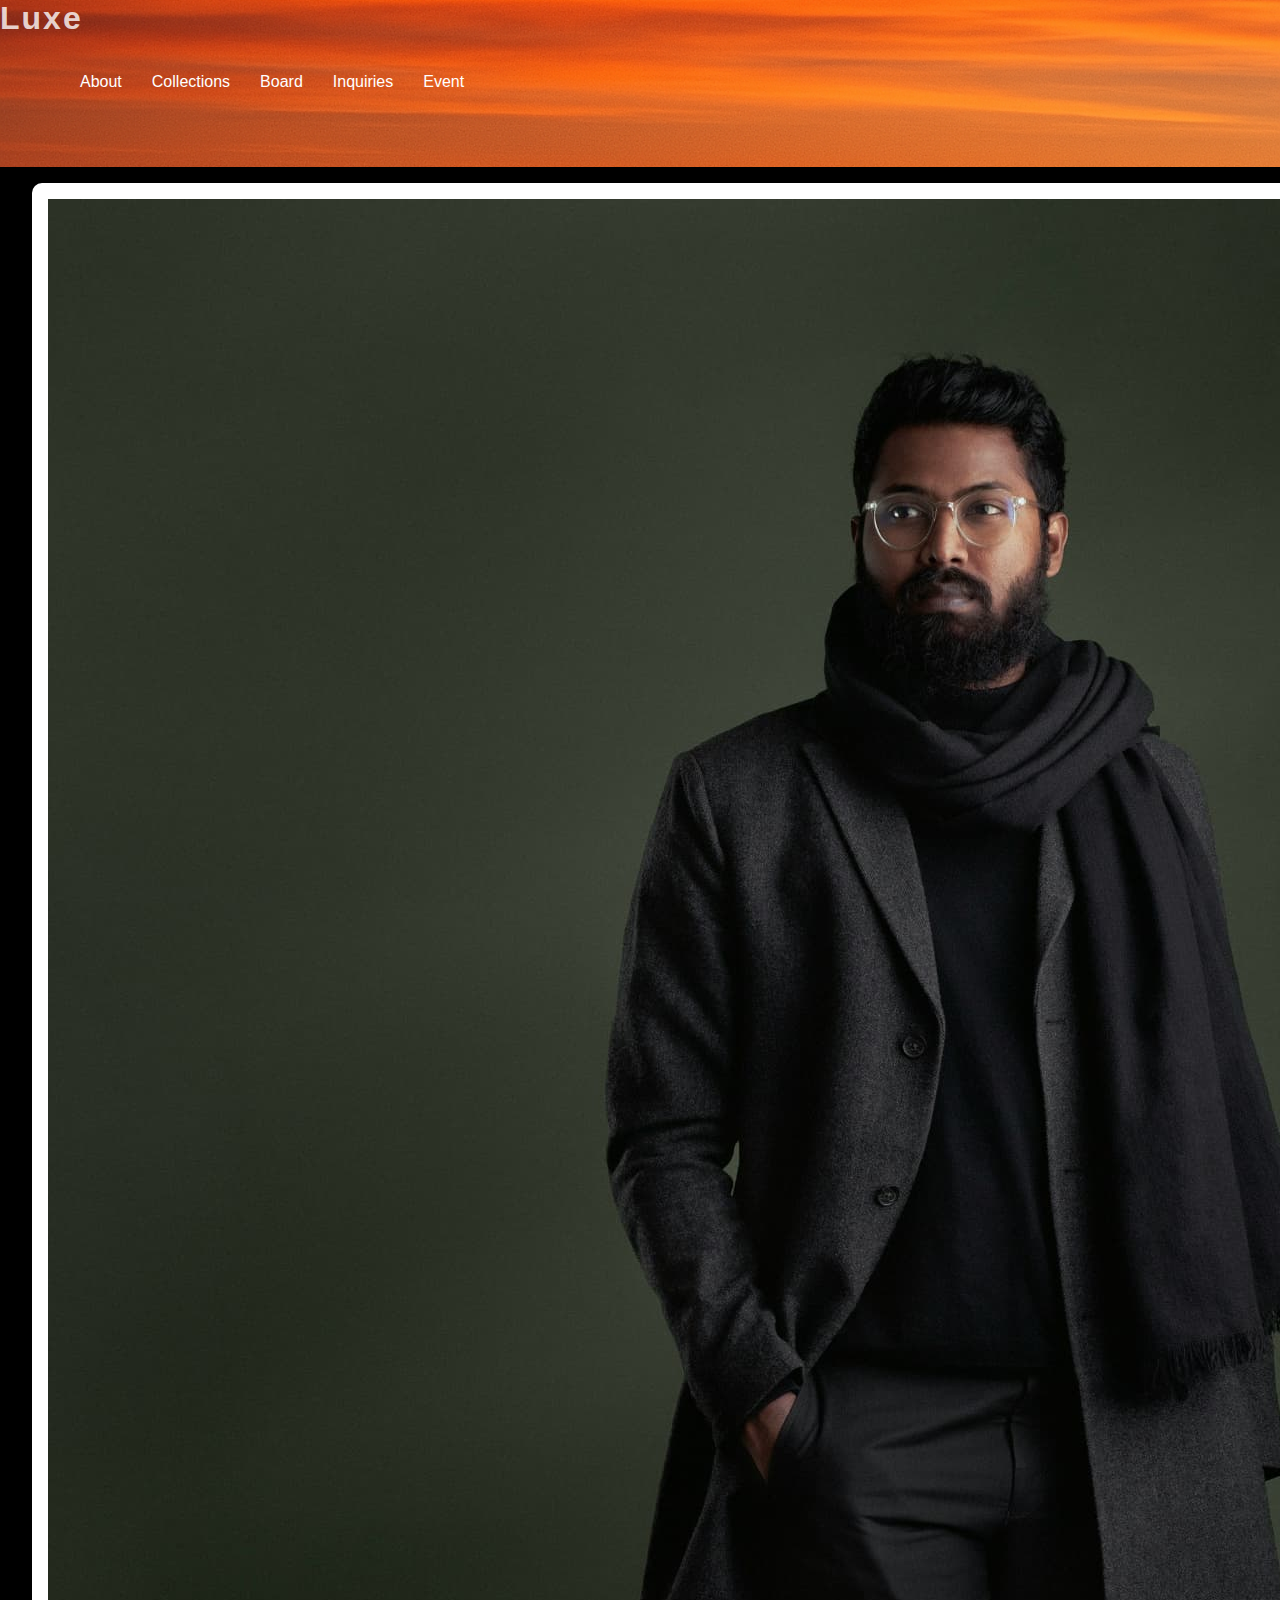
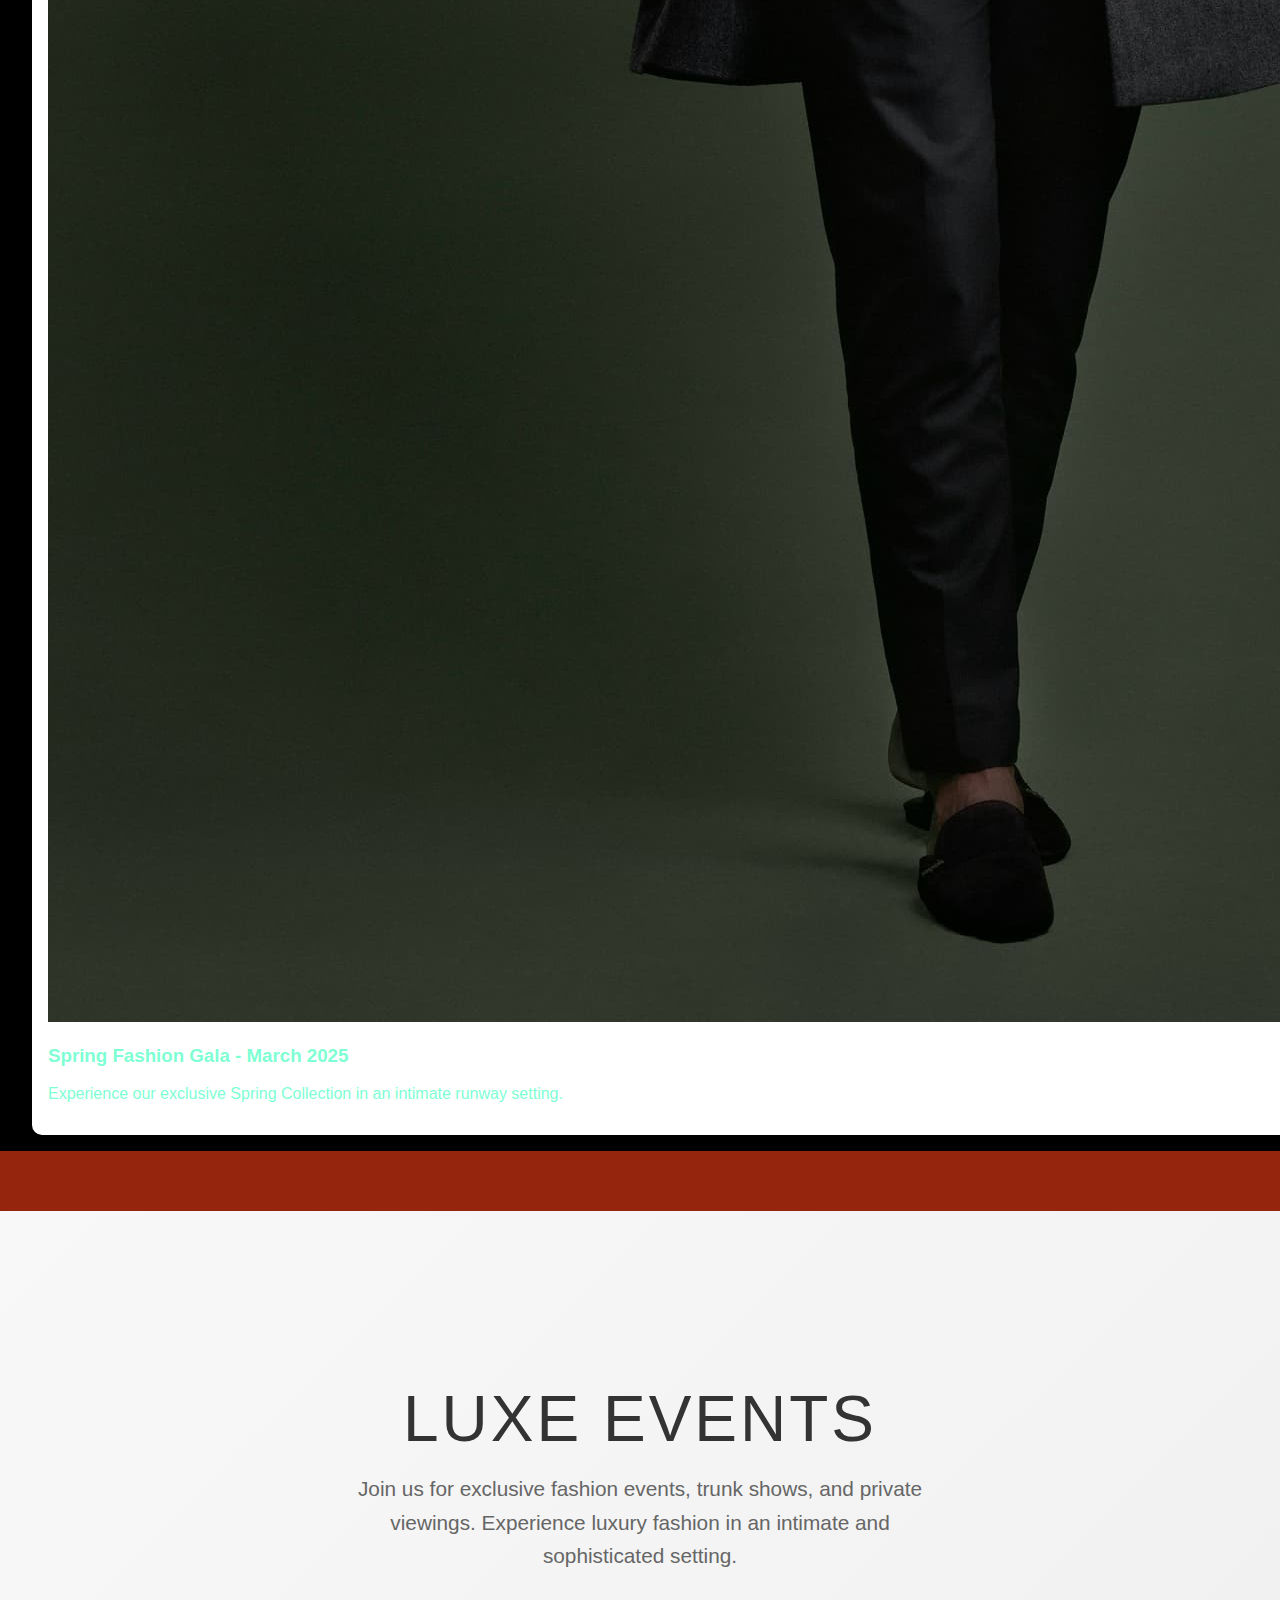
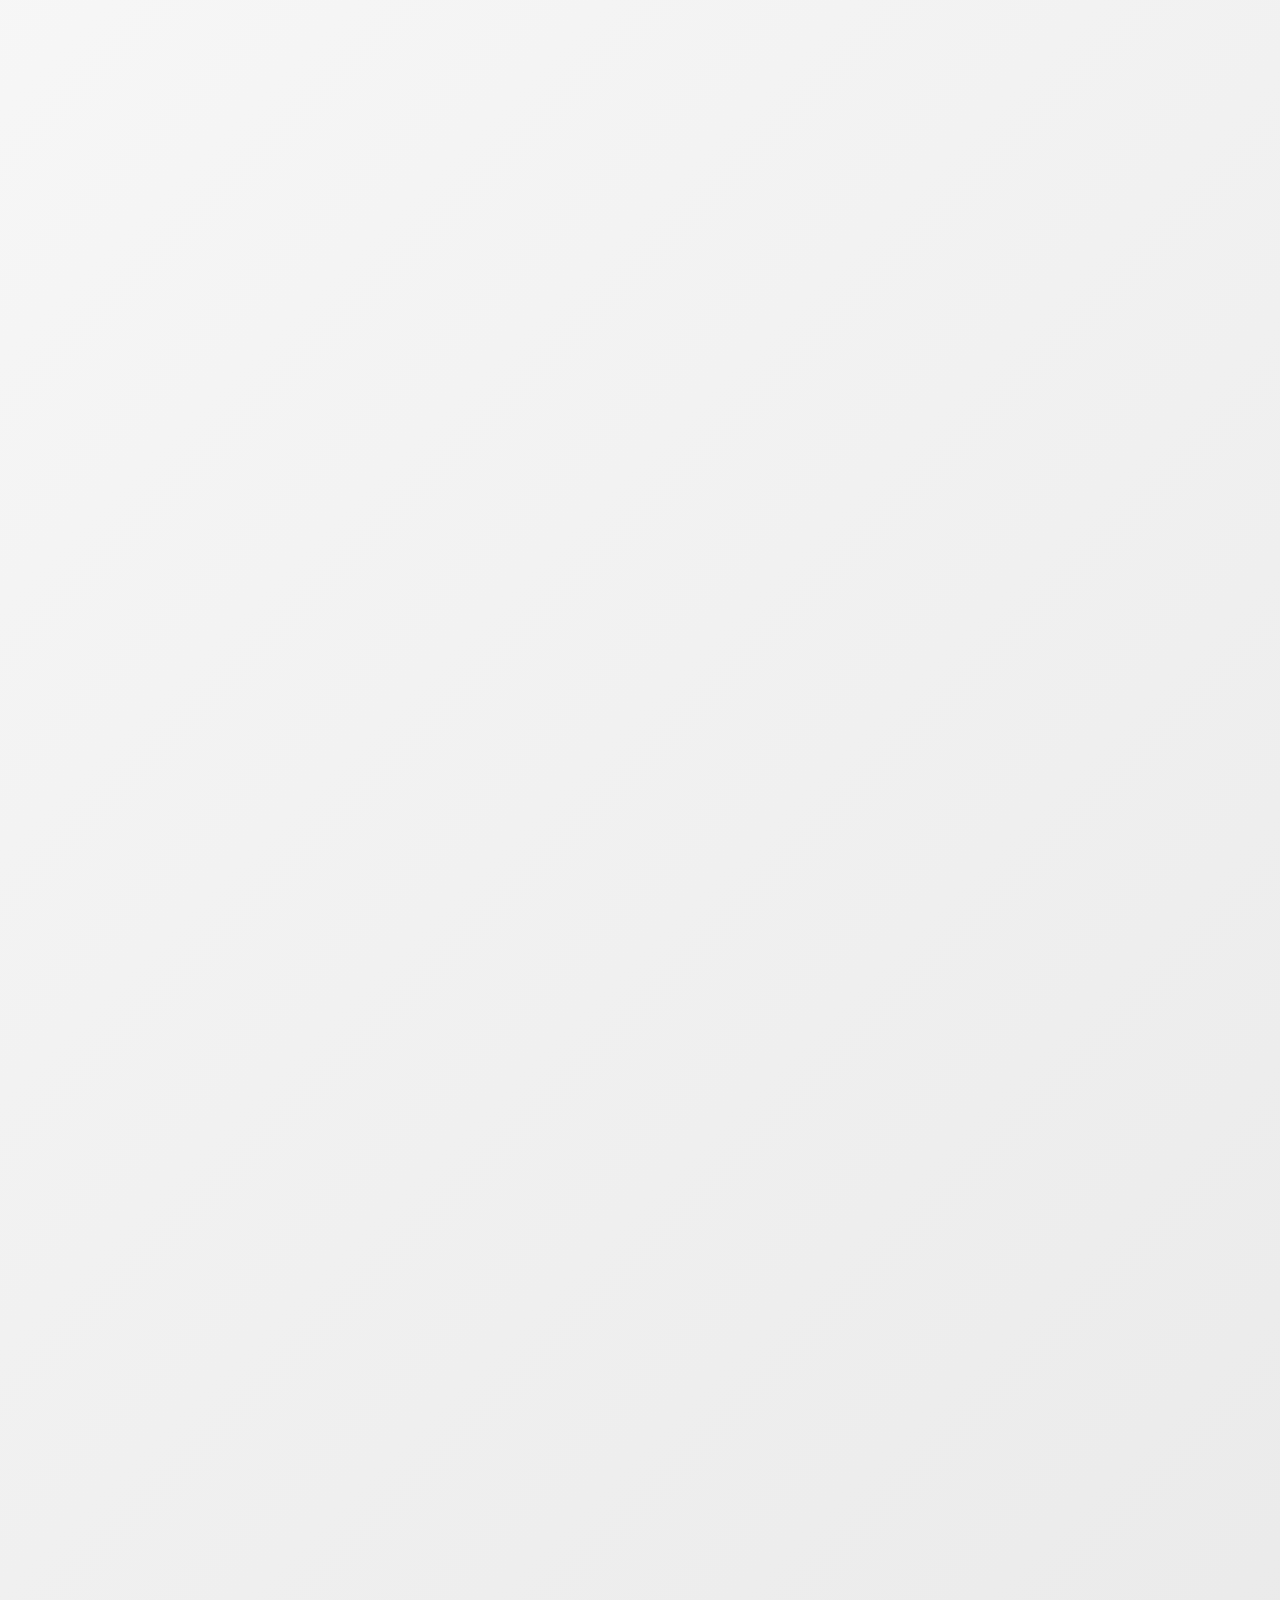
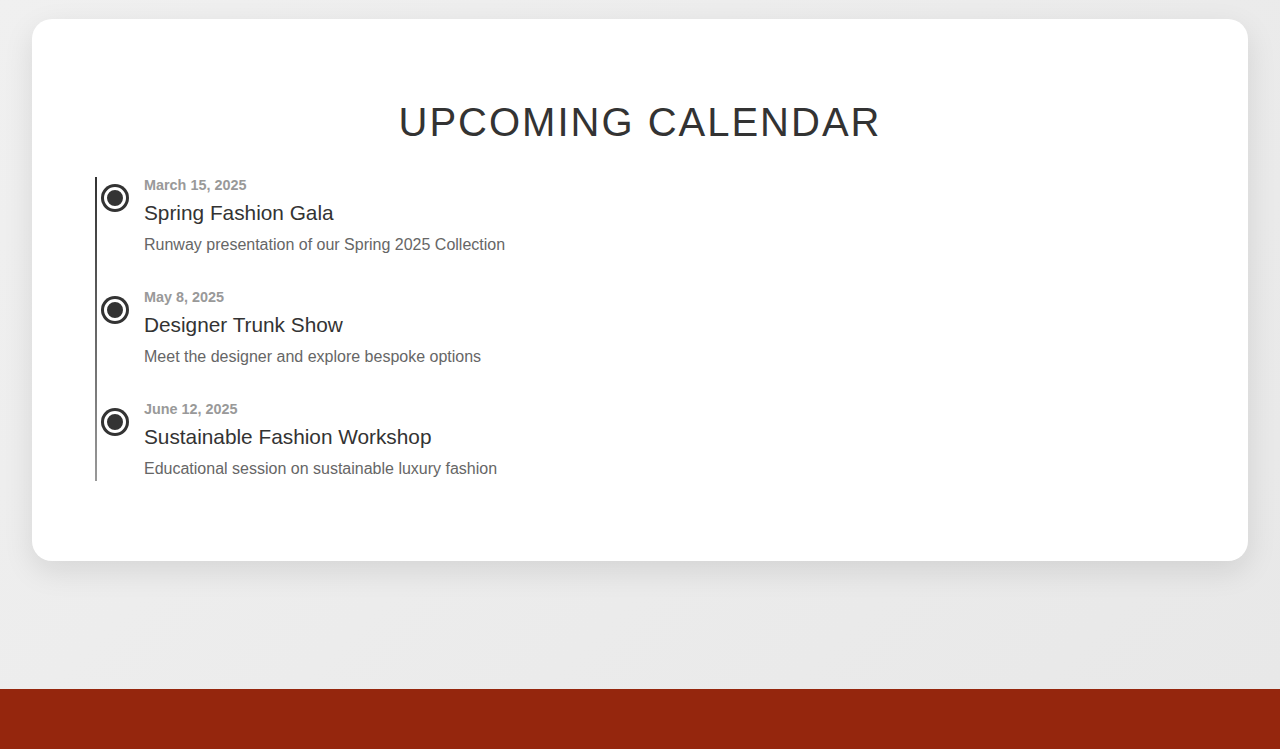
<file: event.html>
<!DOCTYPE html>
<html lang="en">
<head>
    <meta charset="UTF-8">
    <meta name="viewport" content="width=device-width, initial-scale=1.0">
    <title>Events - Luxe Fashion House</title>
    <link rel="stylesheet" href="style.css">
    <style>
        /* Events Page Specific Styles */
        .events {
            padding: 8rem 2rem;
            background: linear-gradient(135deg, #f8f8f8 0%, #e8e8e8 100%);
            min-height: 100vh;
        }

        .events-header {
            text-align: center;
            margin-bottom: 4rem;
        }

        .events-header h1 {
            font-size: 4rem;
            font-weight: 200;
            color: #333;
            margin-bottom: 1rem;
            letter-spacing: 3px;
            text-transform: uppercase;
        }

        .events-header p {
            font-size: 1.3rem;
            color: #666;
            max-width: 600px;
            margin: 0 auto;
            line-height: 1.6;
        }

        .events-grid {
            display: grid;
            grid-template-columns: repeat(auto-fit, minmax(400px, 1fr));
            gap: 3rem;
            margin-bottom: 4rem;
        }

        .event-item {
            background: white;
            border-radius: 20px;
            overflow: hidden;
            box-shadow: 0 15px 35px rgba(0,0,0,0.1);
            transition: all 0.4s ease;
            position: relative;
        }

        .event-item:hover {
            transform: translateY(-10px);
            box-shadow: 0 25px 50px rgba(0,0,0,0.15);
        }

        .event-item-image {
            height: 250px;
            overflow: hidden;
            position: relative;
        }

        .event-item-image img {
            width: 100%;
            height: 100%;
            object-fit: cover;
            transition: transform 0.6s ease;
        }

        .event-item:hover .event-item-image img {
            transform: scale(1.1);
        }

        .event-date-badge {
            position: absolute;
            top: 20px;
            left: 20px;
            background: rgba(0,0,0,0.8);
            color: white;
            padding: 10px 15px;
            border-radius: 10px;
            font-size: 0.9rem;
            font-weight: 600;
        }

        .event-item-content {
            padding: 2rem;
        }

        .event-item h3 {
            font-size: 1.8rem;
            font-weight: 300;
            color: #333;
            margin-bottom: 1rem;
            letter-spacing: 1px;
        }

        .event-item p {
            color: #666;
            line-height: 1.6;
            margin-bottom: 1.5rem;
        }

        .event-details {
            display: flex;
            justify-content: space-between;
            align-items: center;
            border-top: 1px solid #eee;
            padding-top: 1.5rem;
        }

        .event-location {
            font-size: 0.9rem;
            color: #999;
            display: flex;
            align-items: center;
        }

        .event-location::before {
            content: "📍";
            margin-right: 5px;
        }

        .event-btn {
            background: linear-gradient(45deg, #333, #555);
            color: white;
            padding: 12px 25px;
            border: none;
            border-radius: 25px;
            cursor: pointer;
            font-size: 0.9rem;
            font-weight: 600;
            text-transform: uppercase;
            letter-spacing: 1px;
            transition: all 0.3s ease;
        }

        .event-btn:hover {
            background: linear-gradient(45deg, #555, #777);
            transform: translateY(-2px);
        }

        .upcoming-events {
            background: white;
            padding: 3rem;
            border-radius: 20px;
            box-shadow: 0 10px 30px rgba(0,0,0,0.1);
            margin-top: 4rem;
        }

        .upcoming-events h2 {
            font-size: 2.5rem;
            font-weight: 200;
            color: #333;
            margin-bottom: 2rem;
            text-align: center;
            letter-spacing: 2px;
            text-transform: uppercase;
        }

        .timeline {
            position: relative;
            padding-left: 2rem;
        }

        .timeline::before {
            content: '';
            position: absolute;
            left: 15px;
            top: 0;
            bottom: 0;
            width: 2px;
            background: linear-gradient(to bottom, #333, #999);
        }

        .timeline-item {
            position: relative;
            margin-bottom: 2rem;
            padding-left: 2rem;
        }

        .timeline-item::before {
            content: '';
            position: absolute;
            left: -8px;
            top: 10px;
            width: 16px;
            height: 16px;
            background: #333;
            border-radius: 50%;
            border: 3px solid white;
            box-shadow: 0 0 0 3px #333;
        }

        .timeline-date {
            font-size: 0.9rem;
            color: #999;
            font-weight: 600;
            margin-bottom: 0.5rem;
        }

        .timeline-title {
            font-size: 1.3rem;
            color: #333;
            margin-bottom: 0.5rem;
            font-weight: 300;
        }

        .timeline-desc {
            color: #666;
            line-height: 1.5;
        }

        /* Responsive Design */
        @media (max-width: 768px) {
            .events-grid {
                grid-template-columns: 1fr;
                gap: 2rem;
            }
            
            .events-header h1 {
                font-size: 2.5rem;
            }
            
            .timeline {
                padding-left: 1rem;
            }
            
            .timeline-item {
                padding-left: 1.5rem;
            }
        }

        /* Animation for loading */
        .event-item {
            opacity: 0;
            transform: translateY(30px);
            animation: fadeInUp 0.6s ease forwards;
        }

        .event-item:nth-child(1) { animation-delay: 0.1s; }
        .event-item:nth-child(2) { animation-delay: 0.2s; }
        .event-item:nth-child(3) { animation-delay: 0.3s; }
        .event-item:nth-child(4) { animation-delay: 0.4s; }

        @keyframes fadeInUp {
            to {
                opacity: 1;
                transform: translateY(0);
            }
        }

        /* Marquee styling to match existing design */
        #marquee {
            background: #000;
            padding: 1rem 0;
            overflow: hidden;
            white-space: nowrap;
            position: relative;
        }

        #marquee .event-card {
            display: inline-block;
            margin: 0 2rem;
            background: white;
            padding: 1rem;
            border-radius: 10px;
            min-width: 300px;
            animation: scroll 30s linear infinite;
        }

        @keyframes scroll {
            0% { transform: translateX(100vw); }
            100% { transform: translateX(-100%); }
        }
    </style>
</head>
<body>
    <header>
        <div class="nav-container">
            <div class="logo">Luxe</div>
            <nav>
                <ul>
                    
                    <li><a href="/about.html">About</a></li>
                    <li><a href="/features.html">Collections</a></li>
                    <li><a href="/board.html">Board</a></li>
                    <li><a href="/inquiries.html">Inquiries</a></li>
                    <li><a href="event.html">Event</a></li>
                    
                </ul>
            </nav>
        </div>
    </header>

    <!-- Marquee Section -->
    <section id="marquee">
        <div class="event-card">
            <div class="event-image"><img src="/images/Luxe_suit.jpg" alt="Fashion Show"></div>
            <h3>Spring Fashion Gala - March 2025</h3>
            <p>Experience our exclusive Spring Collection in an intimate runway setting.</p>
        </div>
        <div class="event-card">
            <div class="event-image"><img src="/images/Luxe_suit.jpg" alt="Private Viewing"></div>
            <h3>VIP Private Viewing - April 2025</h3>
            <p>Exclusive preview of our upcoming Autumn Collection for select clientele.</p>
        </div>
        <div class="event-card">
            <div class="event-image"><img src="/images/Luxe_suit.jpg" alt="Trunk Show"></div>
            <h3>Designer Trunk Show - May 2025</h3>
            <p>Meet our head designer and explore bespoke tailoring options.</p>
        </div>
    </section>

    <!-- Main Events Section -->
    <section class="events">
        <div class="container">
            <div class="events-header">
                <h1>Luxe Events</h1>
                <p>Join us for exclusive fashion events, trunk shows, and private viewings. Experience luxury fashion in an intimate and sophisticated setting.</p>
            </div>
                

                <div class="event-item">
                    <div class="event-item-image">
                        <img src="data:image/svg+xml,%3Csvg xmlns='http://www.w3.org/2000/svg' viewBox='0 0 400 250'%3E%3Cdefs%3E%3ClinearGradient id='event2' x1='0%25' y1='0%25' x2='100%25' y2='100%25'%3E%3Cstop offset='0%25' style='stop-color:%23333'/%3E%3Cstop offset='100%25' style='stop-color:%23000'/%3E%3C/linearGradient%3E%3C/defs%3E%3Crect width='400' height='250' fill='url(%23event2)'/%3E%3Ctext x='200' y='130' text-anchor='middle' font-family='serif' font-size='20' fill='white'%3EVIP Private Viewing%3C/text%3E%3C/svg%3E" alt="VIP Private Viewing">
                        <div class="event-date-badge">APR 22, 2025</div>
                    </div>
                    <div class="event-item-content">
                        <h3>VIP Private Viewing</h3>
                        <p>An exclusive preview of our upcoming Autumn Collection reserved for our most valued clients. Enjoy personalized styling consultations and champagne reception.</p>
                        <div class="event-details">
                            <span class="event-location">Private Salon, Paris</span>
                            <button class="event-btn" onclick="bookEvent('VIP Viewing')">Request Invitation</button>
                        </div>
                    </div>
                </div>

                <div class="event-item">
                    <div class="event-item-image">
                        <img src="data:image/svg+xml,%3Csvg xmlns='http://www.w3.org/2000/svg' viewBox='0 0 400 250'%3E%3Cdefs%3E%3ClinearGradient id='event3' x1='0%25' y1='0%25' x2='100%25' y2='100%25'%3E%3Cstop offset='0%25' style='stop-color:%23800020'/%3E%3Cstop offset='100%25' style='stop-color:%234d0013'/%3E%3C/linearGradient%3E%3C/defs%3E%3Crect width='400' height='250' fill='url(%23event3)'/%3E%3Ctext x='200' y='130' text-anchor='middle' font-family='serif' font-size='22' fill='white'%3ETrunk Show%3C/text%3E%3C/svg%3E" alt="Designer Trunk Show">
                        <div class="event-date-badge">MAY 8, 2025</div>
                    </div>
                    <div class="event-item-content">
                        <h3>Designer Trunk Show</h3>
                        <p>Meet our head designer and explore bespoke tailoring options. Witness the craftsmanship behind each piece and discover personalized fashion solutions.</p>
                        <div class="event-details">
                            <span class="event-location">Luxe Showroom, Abuja</span>
                            <button class="event-btn" onclick="bookEvent('Trunk Show')">Book Consultation</button>
                        </div>
                    </div>
                </div>

                <div class="event-item">
                    <div class="event-item-image">
                        <img src="data:image/svg+xml,%3Csvg xmlns='http://www.w3.org/2000/svg' viewBox='0 0 400 250'%3E%3Cdefs%3E%3ClinearGradient id='event4' x1='0%25' y1='0%25' x2='100%25' y2='100%25'%3E%3Cstop offset='0%25' style='stop-color:%232e8b57'/%3E%3Cstop offset='100%25' style='stop-color:%231f5f3f'/%3E%3C/linearGradient%3E%3C/defs%3E%3Crect width='400' height='250' fill='url(%23event4)'/%3E%3Ctext x='200' y='130' text-anchor='middle' font-family='serif' font-size='20' fill='white'%3ESustainable Fashion%3C/text%3E%3C/svg%3E" alt="Sustainable Fashion Workshop">
                        <div class="event-date-badge">JUN 12, 2025</div>
                    </div>
                    <div class="event-item-content">
                        <h3>Sustainable Fashion Workshop</h3>
                        <p>Learn about our commitment to sustainable luxury fashion. Discover eco-friendly materials, ethical production processes, and the future of responsible luxury.</p>
                        <div class="event-details">
                            <span class="event-location">Luxe Academy, Lagos</span>
                            <button class="event-btn" onclick="bookEvent('Workshop')">Join Workshop</button>
                        </div>
                    </div>
                </div>
            </div>

            <!-- Upcoming Events Timeline -->
            <div class="upcoming-events">
                <h2>Upcoming Calendar</h2>
                <div class="timeline">
                    <div class="timeline-item">
                        <div class="timeline-date">March 15, 2025</div>
                        <div class="timeline-title">Spring Fashion Gala</div>
                        <div class="timeline-desc">Runway presentation of our Spring 2025 Collection</div>
                    </div>
                    
                    <div class="timeline-item">
                        <div class="timeline-date">May 8, 2025</div>
                        <div class="timeline-title">Designer Trunk Show</div>
                        <div class="timeline-desc">Meet the designer and explore bespoke options</div>
                    </div>
                    <div class="timeline-item">
                        <div class="timeline-date">June 12, 2025</div>
                        <div class="timeline-title">Sustainable Fashion Workshop</div>
                        <div class="timeline-desc">Educational session on sustainable luxury fashion</div>
                    </div>
                    
                </div>
            </div>
        </div>
    </section>

    <script>
        // JavaScript functionality for the events page
        
        // Smooth scrolling for navigation links
        document.querySelectorAll('nav a').forEach(link => {
            link.addEventListener('click', function(e) {
                const href = this.getAttribute('href');
                if (href.startsWith('#')) {
                    e.preventDefault();
                    const targetId = href.substring(1);
                    const targetElement = document.getElementById(targetId);
                    if (targetElement) {
                        targetElement.scrollIntoView({
                            behavior: 'smooth',
                            block: 'start'
                        });
                    }
                }
            });
        });

        // Event booking functionality
        function bookEvent(eventName) {
            // Simulate booking process
            const confirmation = confirm(`Would you like to book/reserve for ${eventName}?`);
            if (confirmation) {
                alert(`Thank you! Your request for ${eventName} has been submitted. Our team will contact you shortly to confirm your reservation.`);
                
                // You could add actual booking logic here
                // For now, we'll just log the event
                console.log(`Booking request for: ${eventName}`);
                
                // Could integrate with a booking system or redirect to inquiries page
                // window.location.href = '/inquiries.html?event=' + encodeURIComponent(eventName);
            }
        }

        // Add hover effects to event items
        document.querySelectorAll('.event-item').forEach(item => {
            item.addEventListener('mouseenter', function() {
                this.style.transform = 'translateY(-15px) scale(1.02)';
            });
            
            item.addEventListener('mouseleave', function() {
                this.style.transform = 'translateY(0) scale(1)';
            });
        });

        // Intersection Observer for scroll animations
        const observerOptions = {
            threshold: 0.1,
            rootMargin: '0px 0px -50px 0px'
        };

        const observer = new IntersectionObserver(function(entries) {
            entries.forEach(entry => {
                if (entry.isIntersecting) {
                    entry.target.classList.add('animate-in');
                }
            });
        }, observerOptions);

        // Observe all event items for animation
        document.querySelectorAll('.event-item').forEach(item => {
            observer.observe(item);
        });

        // Dynamic date updates (for demo purposes)
        function updateEventDates() {
            const eventDates = document.querySelectorAll('.event-date-badge');
            const timelineItems = document.querySelectorAll('.timeline-date');
            
            // This would normally connect to a real calendar/CMS system
            console.log('Event dates loaded and displayed');
        }

        // Initialize page
        document.addEventListener('DOMContentLoaded', function() {
            updateEventDates();
            
            // Add fade-in effect to timeline items
            const timelineItems = document.querySelectorAll('.timeline-item');
            timelineItems.forEach((item, index) => {
                item.style.opacity = '0';
                item.style.transform = 'translateX(-20px)';
                setTimeout(() => {
                    item.style.transition = 'all 0.6s ease';
                    item.style.opacity = '1';
                    item.style.transform = 'translateX(0)';
                }, index * 200);
            });
        });

        // Add some interactivity to the marquee
        document.addEventListener('DOMContentLoaded', function() {
            const marqueeCards = document.querySelectorAll('#marquee .event-card');
            marqueeCards.forEach(card => {
                card.addEventListener('click', function() {
                    const eventTitle = this.querySelector('h3').textContent;
                    alert(`Learn more about: ${eventTitle}`);
                });
            });
        });
    </script>
</body>
</html>
</file>
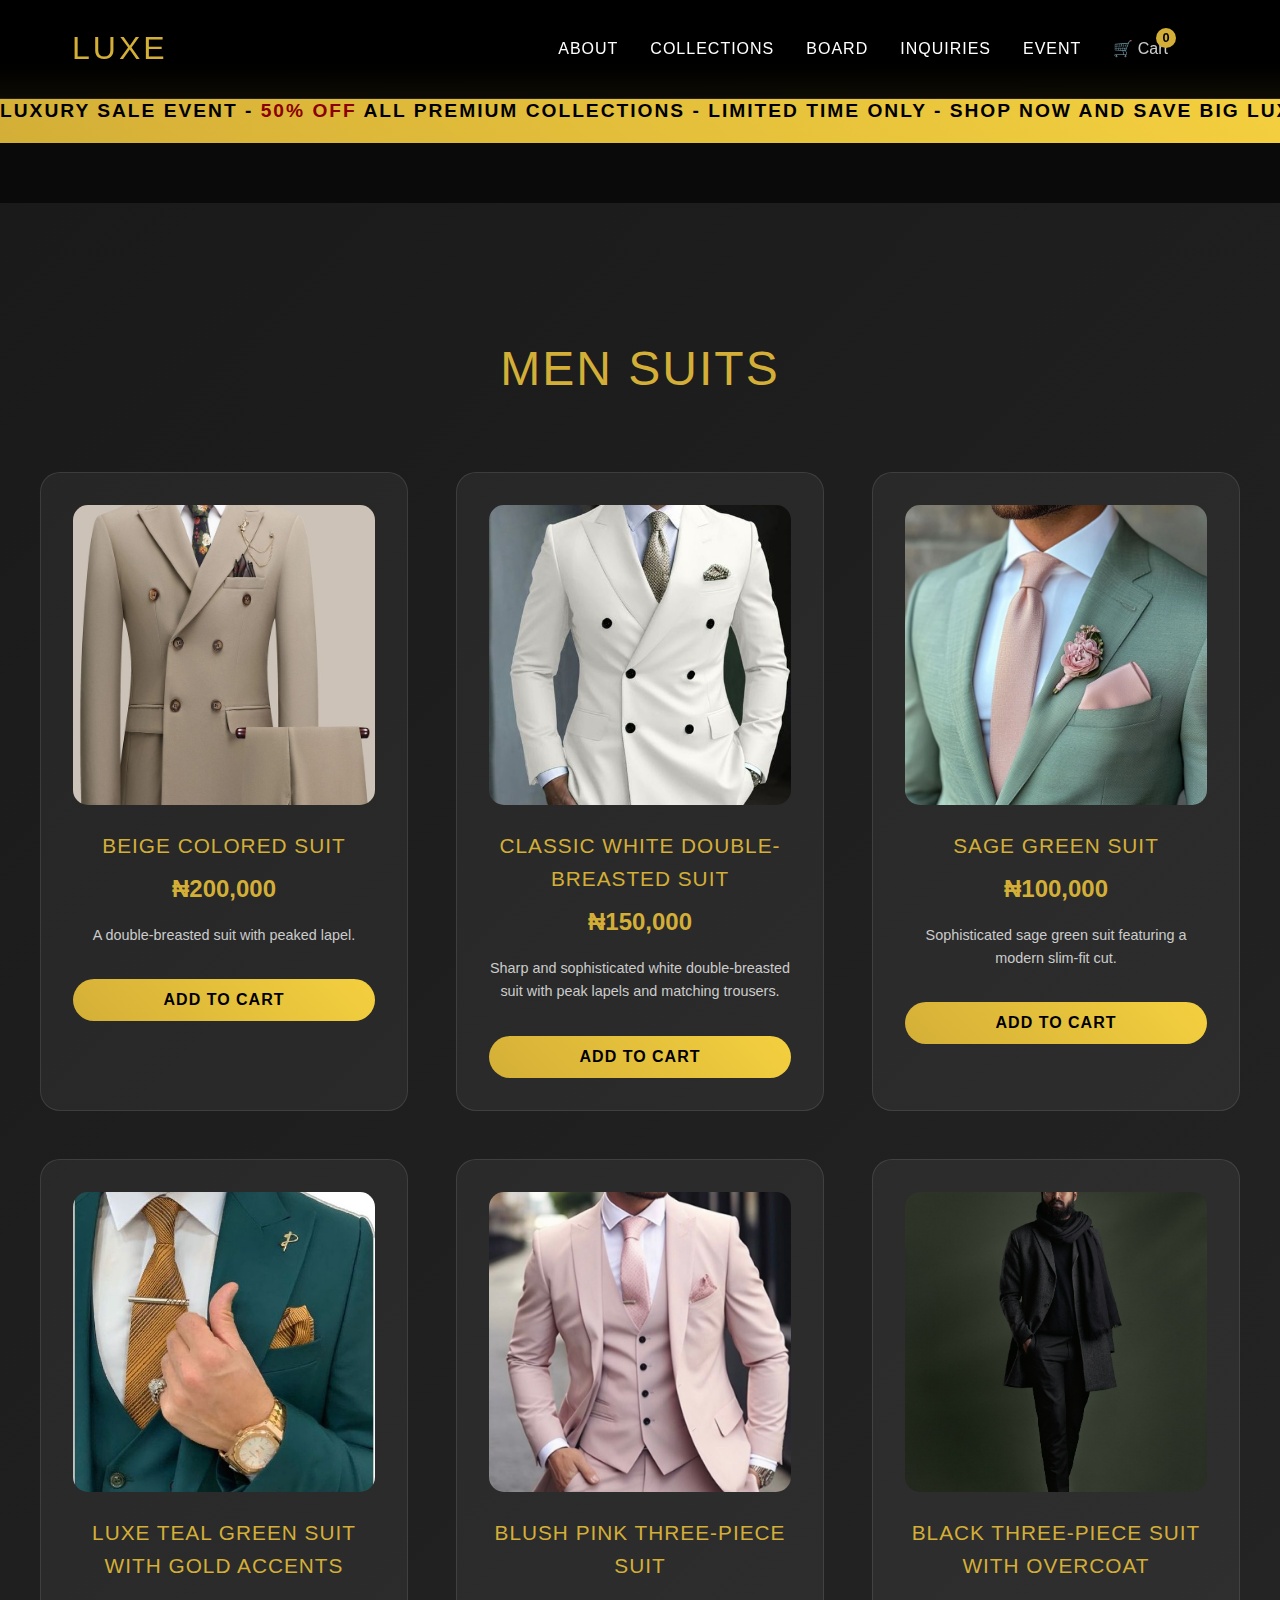
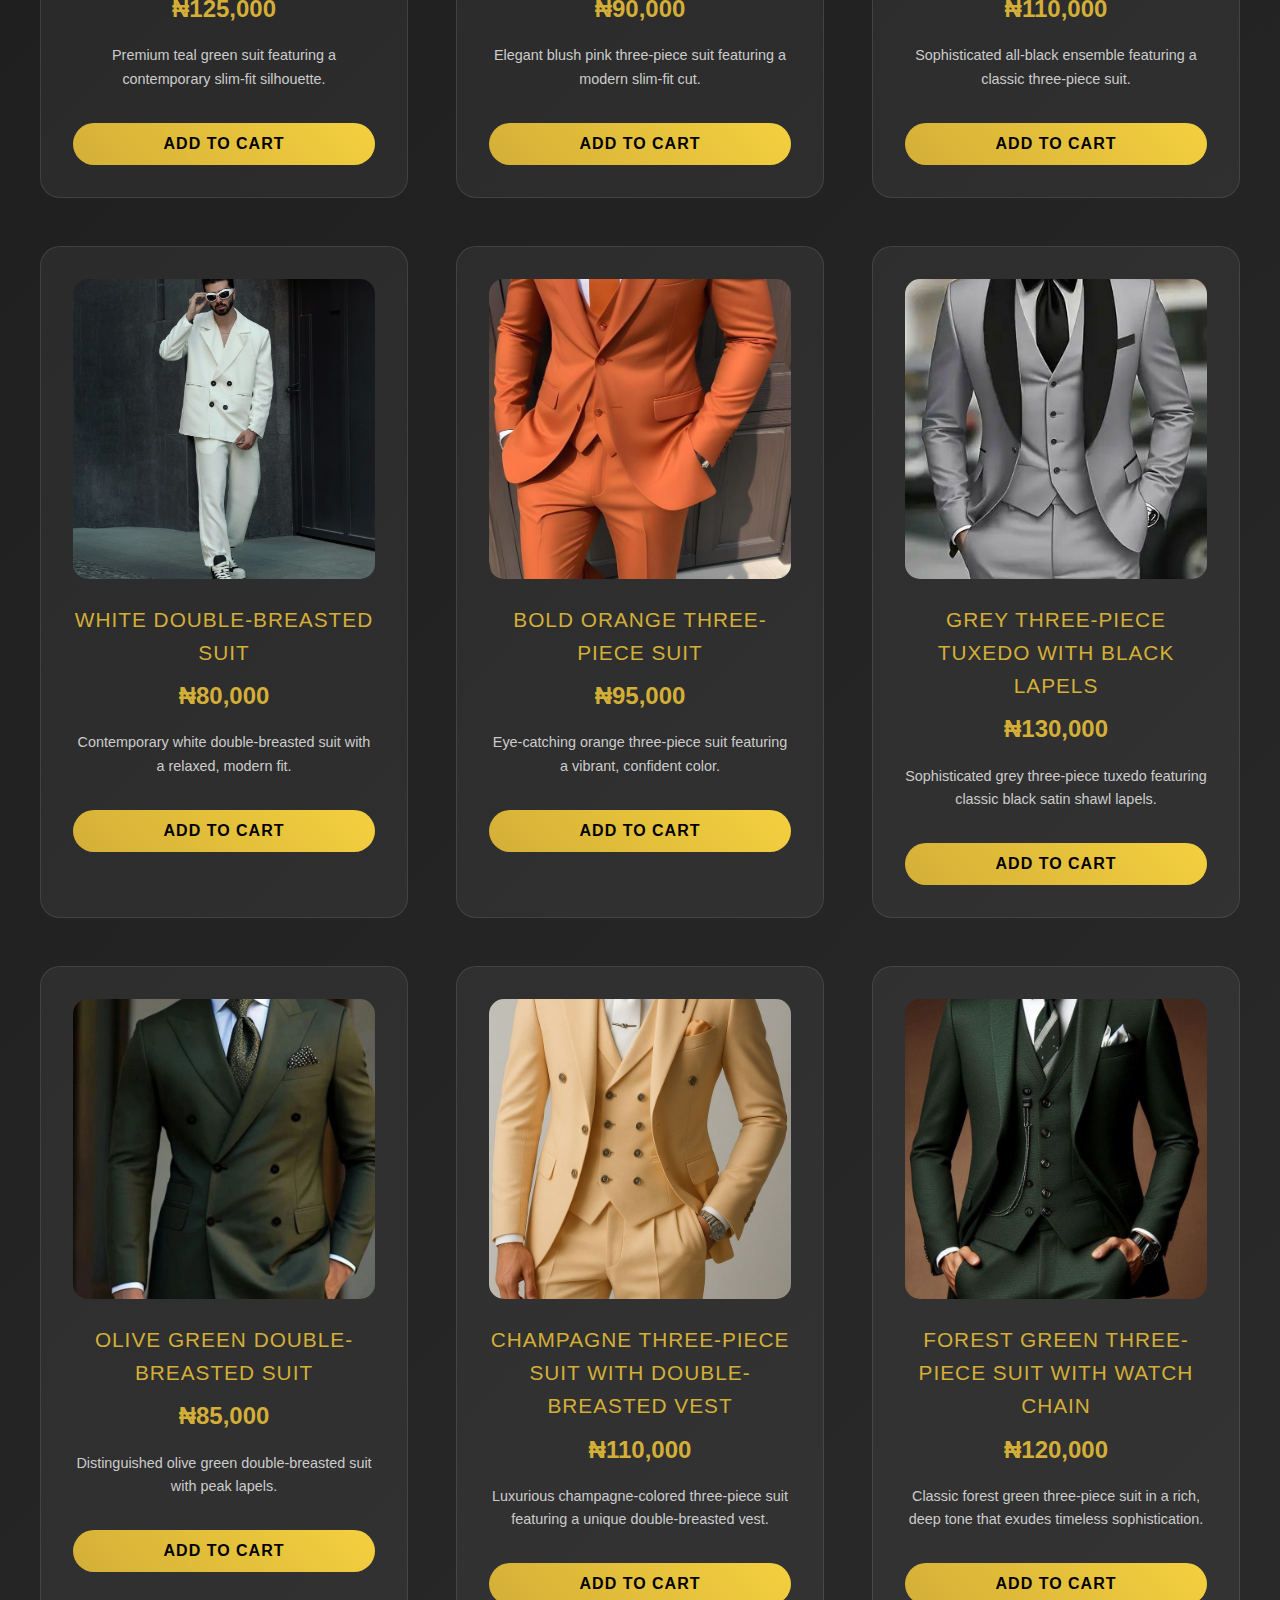
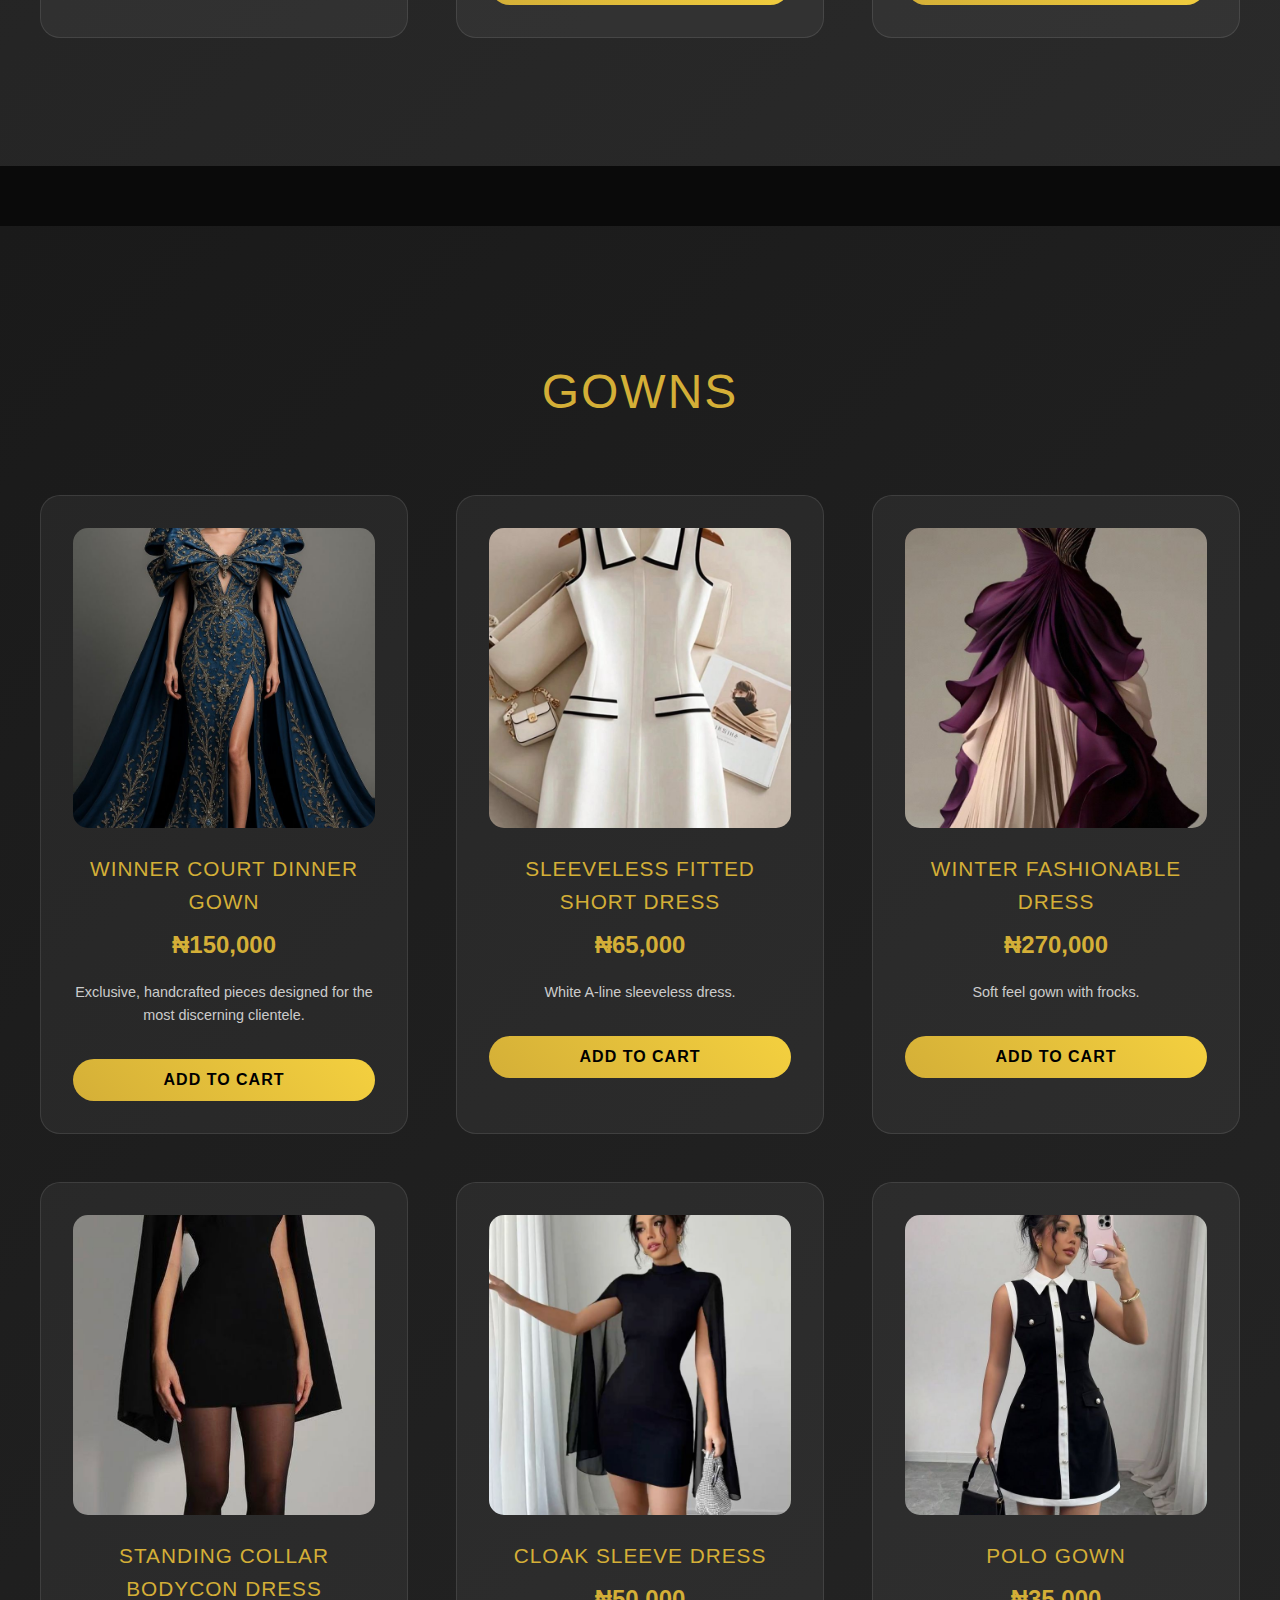
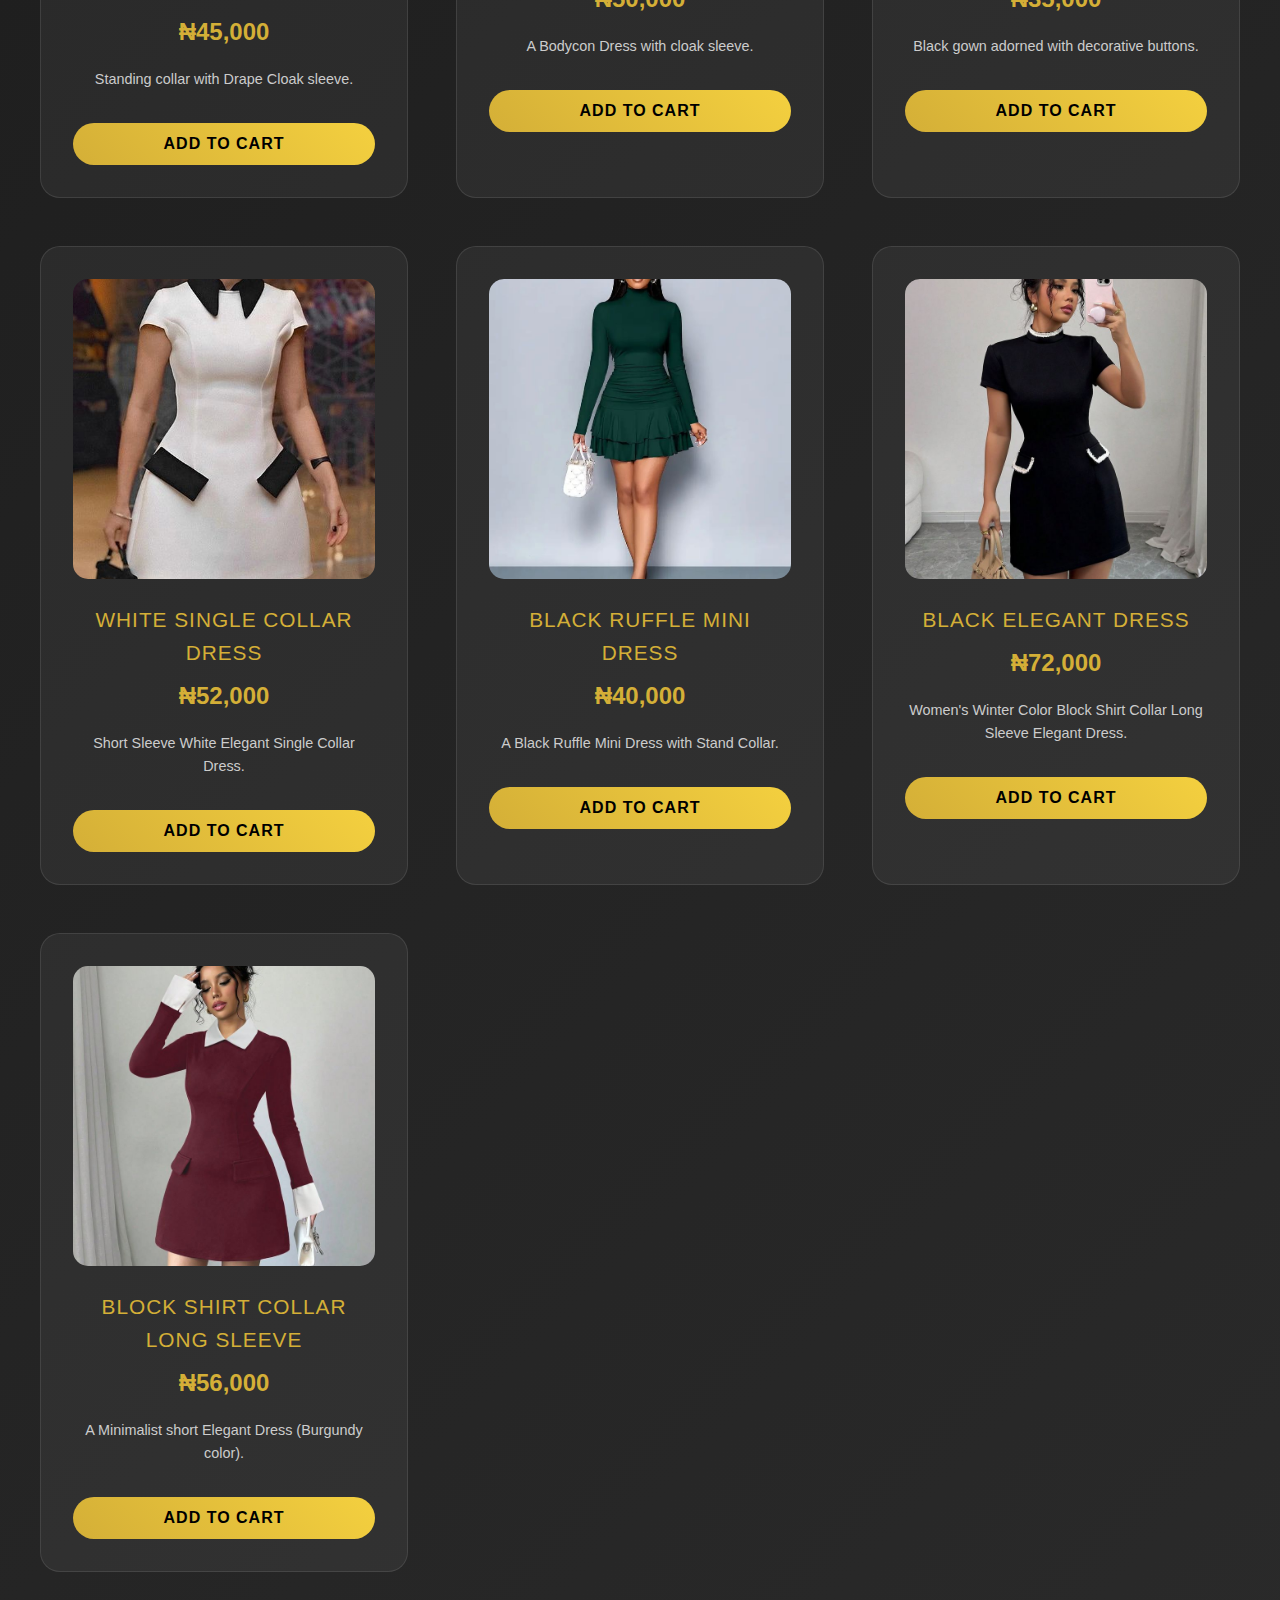
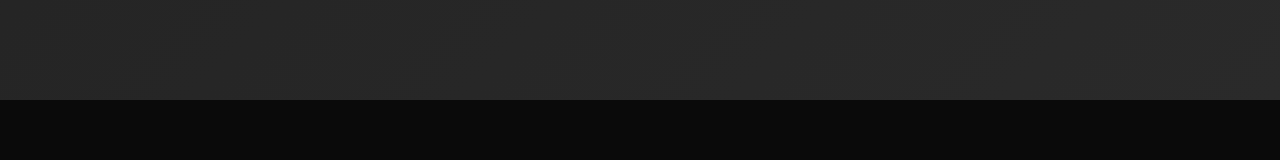
<file: features.html>
<!DOCTYPE html>
<html lang="en">
<head>
    <meta charset="UTF-8">
    <meta name="viewport" content="width=device-width, initial-scale=1.0">
    <title>Collections - Luxe Fashion House</title>
    <link rel="stylesheet" href="style.css">
    <style>
        * {
            margin: 0;
            padding: 0;
            box-sizing: border-box;
        }

        body {
            font-family: 'Arial', sans-serif;
            background: #0a0a0a;
            color: #fff;
            line-height: 1.6;
        }

        /* Header Styles */
        header {
            position: fixed;
            top: 0;
            left: 0;
            right: 0;
            background: rgba(0,0,0,0.95);
            backdrop-filter: blur(10px);
            z-index: 1000;
            padding: 1rem 0;
            border-bottom: 1px solid rgba(255,255,255,0.1);
        }

        .nav-container {
            max-width: 1200px;
            margin: 0 auto;
            padding: 0 2rem;
            display: flex;
            justify-content: space-between;
            align-items: center;
        }

        .logo {
            font-size: 2rem;
            font-weight: 300;
            color: #d4af37;
            letter-spacing: 3px;
            text-transform: uppercase;
        }

        nav ul {
            display: flex;
            list-style: none;
            gap: 2rem;
        }

        nav a {
            color: #fff;
            text-decoration: none;
            font-weight: 300;
            text-transform: uppercase;
            letter-spacing: 1px;
            transition: color 0.3s ease;
        }

        nav a:hover {
            color: #d4af37;
        }

        /* Cart Badge */
        .cart-badge {
            position: relative;
            cursor: pointer;
        }

        .cart-count {
            position: absolute;
            top: -8px;
            right: -8px;
            background: #d4af37;
            color: #000;
            border-radius: 50%;
            width: 20px;
            height: 20px;
            font-size: 0.8rem;
            display: flex;
            align-items: center;
            justify-content: center;
            font-weight: bold;
        }

        /* Marquee */
        #marquee {
            background: linear-gradient(45deg, #d4af37, #f4d03f);
            color: #000;
            font-weight: bold;
            overflow: hidden;
            white-space: nowrap;
            padding: 1rem 0;
            margin-top: 80px;
        }

        .marquee-text {
            display: inline-block;
            animation: scroll 20s linear infinite;
            font-size: 1.2rem;
            letter-spacing: 2px;
        }

        .discount-highlight {
            color: #8b0000;
            font-weight: bolder;
        }

        @keyframes scroll {
            0% { transform: translateX(100%); }
            100% { transform: translateX(-100%); }
        }

        /* Features Section */
        .features {
            padding: 8rem 2rem;
            background: linear-gradient(135deg, #1a1a1a 0%, #2a2a2a 100%);
            color: #fff;
        }

        .container {
            max-width: 1200px;
            margin: 0 auto;
        }

        .features h2 {
            text-align: center;
            font-size: 3rem;
            font-weight: 200;
            margin-bottom: 4rem;
            letter-spacing: 2px;
            text-transform: uppercase;
            color: #d4af37;
        }

        .features-grid {
            display: grid;
            grid-template-columns: repeat(auto-fit, minmax(300px, 1fr));
            gap: 3rem;
        }

        .feature-card {
            text-align: center;
            padding: 2rem;
            background: rgba(255,255,255,0.05);
            border-radius: 20px;
            border: 1px solid rgba(255,255,255,0.1);
            transition: all 0.4s ease;
            position: relative;
            overflow: hidden;
        }

        .feature-card::before {
            content: '';
            position: absolute;
            top: 0;
            left: -100%;
            width: 100%;
            height: 100%;
            background: linear-gradient(90deg, transparent, rgba(212,175,55,0.1), transparent);
            transition: left 0.6s ease;
        }

        .feature-card:hover::before {
            left: 100%;
        }

        .feature-card:hover {
            transform: translateY(-10px);
            border-color: #d4af37;
            box-shadow: 0 25px 50px rgba(0,0,0,0.3);
        }

        .feature-icon {
            margin-bottom: 1.5rem;
            height: 300px;
            overflow: hidden;
            border-radius: 15px;
        }

        .feature-icon img {
            width: 100%;
            height: 100%;
            object-fit: cover;
            transition: transform 0.4s ease;
        }

        .feature-card:hover .feature-icon img {
            transform: scale(1.1);
        }

        .feature-card h3 {
            font-size: 1.3rem;
            font-weight: 300;
            margin-bottom: 0.5rem;
            text-transform: uppercase;
            letter-spacing: 1px;
            color: #d4af37;
        }

        .feature-card h4 {
            font-size: 1.5rem;
            font-weight: bold;
            margin-bottom: 1rem;
            color: #d4af37;
        }

        .feature-card p {
            color: #ccc;
            line-height: 1.6;
            margin-bottom: 2rem;
            font-size: 0.9rem;
        }

        /* Add to Cart Button Styles */
        .add-to-cart-btn {
            background: linear-gradient(45deg, #d4af37, #f4d03f);
            color: #000;
            border: none;
            padding: 12px 25px;
            border-radius: 25px;
            font-size: 1rem;
            font-weight: bold;
            text-transform: uppercase;
            letter-spacing: 1px;
            cursor: pointer;
            transition: all 0.3s ease;
            width: 100%;
            position: relative;
            overflow: hidden;
            z-index: 10;
            pointer-events: all;
        }

        .add-to-cart-btn:hover {
            background: linear-gradient(45deg, #f4d03f, #d4af37);
            transform: translateY(-3px);
            box-shadow: 0 8px 20px rgba(212,175,55,0.4);
        }

        .add-to-cart-btn:active {
            transform: translateY(0);
        }

        .add-to-cart-btn.added {
            background: linear-gradient(45deg, #28a745, #34d058);
            color: white;
        }

        .add-to-cart-btn.added:hover {
            background: linear-gradient(45deg, #34d058, #28a745);
        }

        /* Cart Modal Styles */
        .cart-modal {
            display: none;
            position: fixed;
            top: 0;
            left: 0;
            width: 100%;
            height: 100%;
            background: rgba(0,0,0,0.8);
            z-index: 2000;
            backdrop-filter: blur(5px);
        }

        .cart-modal-content {
            position: absolute;
            top: 50%;
            left: 50%;
            transform: translate(-50%, -50%);
            background: #1a1a1a;
            border-radius: 20px;
            padding: 2rem;
            max-width: 500px;
            width: 90%;
            max-height: 80vh;
            overflow-y: auto;
            border: 1px solid rgba(255,255,255,0.1);
        }

        .cart-header {
            display: flex;
            justify-content: space-between;
            align-items: center;
            margin-bottom: 2rem;
            border-bottom: 1px solid rgba(255,255,255,0.1);
            padding-bottom: 1rem;
        }

        .cart-header h3 {
            color: #d4af37;
            font-size: 1.5rem;
            text-transform: uppercase;
            letter-spacing: 1px;
        }

        .close-cart {
            background: none;
            border: none;
            color: #fff;
            font-size: 2rem;
            cursor: pointer;
            transition: color 0.3s ease;
        }

        .close-cart:hover {
            color: #d4af37;
        }

        .cart-item {
            display: flex;
            align-items: center;
            margin-bottom: 1rem;
            padding: 1rem;
            background: rgba(255,255,255,0.05);
            border-radius: 10px;
        }

        .cart-item img {
            width: 60px;
            height: 60px;
            object-fit: cover;
            border-radius: 5px;
            margin-right: 1rem;
        }

        .cart-item-info {
            flex: 1;
        }

        .cart-item-name {
            font-weight: bold;
            margin-bottom: 0.5rem;
        }

        .cart-item-price {
            color: #d4af37;
        }

        .cart-total {
            text-align: center;
            margin-top: 2rem;
            padding-top: 1rem;
            border-top: 1px solid rgba(255,255,255,0.1);
        }

        .cart-total h4 {
            font-size: 1.5rem;
            color: #d4af37;
            margin-bottom: 1rem;
        }

        .checkout-btn {
            background: linear-gradient(45deg, #d4af37, #f4d03f);
            color: #000;
            border: none;
            padding: 15px 30px;
            border-radius: 25px;
            font-size: 1.1rem;
            font-weight: bold;
            text-transform: uppercase;
            letter-spacing: 1px;
            cursor: pointer;
            transition: all 0.3s ease;
            width: 100%;
        }

        .checkout-btn:hover {
            background: linear-gradient(45deg, #f4d03f, #d4af37);
            transform: translateY(-2px);
        }

        .empty-cart {
            text-align: center;
            color: #ccc;
            font-style: italic;
            padding: 2rem 0;
        }

        /* Responsive Design */
        @media (max-width: 768px) {
            .features-grid {
                grid-template-columns: 1fr;
                gap: 2rem;
            }

            .features h2 {
                font-size: 2rem;
            }

            .cart-modal-content {
                width: 95%;
                padding: 1.5rem;
            }
        }
    </style>
</head>
<body>
    <header>
        <div class="nav-container">
            <div class="logo">Luxe</div>
            <nav>
                <ul>
                    
                    <li><a href="about.html">About</a></li>
                    <li><a href="features.html">Collections</a></li>
                    <li><a href="board.html">Board</a></li>
                    <li><a href="inquiries.html">Inquiries</a></li>
                    <li><a href="event.html">Event</a></li>
                    <li class="cart-badge" onclick="toggleCart()">
                        🛒 Cart
                        <span class="cart-count" id="cartCount">0</span>
                    </li>
                </ul>
            </nav>
        </div>
    </header>

    <section id="marquee">
        <div class="marquee-text">
             LUXURY SALE EVENT - <span class="discount-highlight">50% OFF</span> ALL PREMIUM COLLECTIONS - LIMITED TIME ONLY - SHOP NOW AND SAVE BIG LUXURY SALE EVENT - <span class="discount-highlight">50% OFF</span> ALL PREMIUM COLLECTIONS - LIMITED TIME ONLY - SHOP NOW AND SAVE BIG 
        </div>
    </section>

    <section id="features" class="features">
        <div class="container">
            <h2>Men Suits</h2>
            <div class="features-grid">
                <div class="feature-card">
                    <div class="feature-icon"><img src="/images/Men'S Beige Double-Breasted Suit with Peaked Lapels.jpeg" alt="Beige Suit"></div>
                    <h3>Beige Colored Suit</h3>
                    <h4>₦200,000</h4>
                    <p>A double-breasted suit with peaked lapel.</p>
                    <button class="add-to-cart-btn" onclick="addToCart('Beige Colored Suit', 200000, '/images/beige-suit.jpeg')">Add to Cart</button>
                </div>
                <div class="feature-card">
                    <div class="feature-icon"><img src="/images/white suit (1).jpeg" alt="White Suit"></div>
                    <h3>Classic White Double-Breasted Suit</h3>
                    <h4>₦150,000</h4>
                    <p>Sharp and sophisticated white double-breasted suit with peak lapels and matching trousers.</p>
                    <button class="add-to-cart-btn" onclick="addToCart('Classic White Double-Breasted Suit', 150000, '/images/white-suit.jpeg')">Add to Cart</button>
                </div>
                <div class="feature-card">
                    <div class="feature-icon"><img src="/images/men_suit.jpeg" alt="Green Suit"></div>
                    <h3>Sage Green Suit</h3>
                    <h4>₦100,000</h4>
                    <p>Sophisticated sage green suit featuring a modern slim-fit cut.</p>
                    <button class="add-to-cart-btn" onclick="addToCart('Sage Green Suit', 100000, '/images/men_suit.jpeg')">Add to Cart</button>
                </div>
                <div class="feature-card">
                    <div class="feature-icon"><img src="/images/men_suite.jpeg" alt="Teal Suit"></div>
                    <h3>Luxe Teal Green Suit with Gold Accents</h3>
                    <h4>₦125,000</h4>
                    <p>Premium teal green suit featuring a contemporary slim-fit silhouette.</p>
                    <button class="add-to-cart-btn" onclick="addToCart('Luxe Teal Green Suit with Gold Accents', 125000, '/images/men_suite.jpeg')">Add to Cart</button>
                </div>
                <div class="feature-card">
                    <div class="feature-icon"><img src="/images/men_suit (2).jpeg" alt="Pink Suit"></div>
                    <h3>Blush Pink Three-Piece Suit</h3>
                    <h4>₦90,000</h4>
                    <p>Elegant blush pink three-piece suit featuring a modern slim-fit cut.</p>
                    <button class="add-to-cart-btn" onclick="addToCart('Blush Pink Three-Piece Suit', 90000, '/images/men_suit (2).jpeg')">Add to Cart</button>
                </div>
                <div class="feature-card">
                    <div class="feature-icon"><img src="/images/Luxe_suit.jpg" alt="Black Suit"></div>
                    <h3>Black Three-Piece Suit with Overcoat</h3>
                    <h4>₦110,000</h4>
                    <p>Sophisticated all-black ensemble featuring a classic three-piece suit.</p>
                    <button class="add-to-cart-btn" onclick="addToCart('Black Three-Piece Suit with Overcoat', 110000, '/images/Luxe_suit.jpg')">Add to Cart</button>
                </div>
                <div class="feature-card">
                    <div class="feature-icon"><img src="/images/Luxe clothings.jpg" alt="White Double Suit"></div>
                    <h3>White Double-Breasted Suit</h3>
                    <h4>₦80,000</h4>
                    <p>Contemporary white double-breasted suit with a relaxed, modern fit.</p>
                    <button class="add-to-cart-btn" onclick="addToCart('White Double-Breasted Suit', 80000, '/images/Luxe clothings.jpg')">Add to Cart</button>
                </div>
                <div class="feature-card">
                    <div class="feature-icon"><img src="/images/orange_suit.jpeg" alt="Orange Suit"></div>
                    <h3>Bold Orange Three-Piece Suit</h3>
                    <h4>₦95,000</h4>
                    <p>Eye-catching orange three-piece suit featuring a vibrant, confident color.</p>
                    <button class="add-to-cart-btn" onclick="addToCart('Bold Orange Three-Piece Suit', 95000, '/images/orange_suit.jpeg')">Add to Cart</button>
                </div>
                <div class="feature-card">
                    <div class="feature-icon"><img src="/images/download.jpeg" alt="Grey Tuxedo"></div>
                    <h3>Grey Three-Piece Tuxedo with Black Lapels</h3>
                    <h4>₦130,000</h4>
                    <p>Sophisticated grey three-piece tuxedo featuring classic black satin shawl lapels.</p>
                    <button class="add-to-cart-btn" onclick="addToCart('Grey Three-Piece Tuxedo with Black Lapels', 130000, '/images/download.jpeg')">Add to Cart</button>
                </div>
                <div class="feature-card">
                    <div class="feature-icon"><img src="/images/Men's Dark Green Double breasted Suit, Suit for Wedding  Engagement, Prom, Groom wear and Groomsmen, Grooms, Prom Everyday Best Gift_.jpeg" alt="Olive Suit"></div>
                    <h3>Olive Green Double-Breasted Suit</h3>
                    <h4>₦85,000</h4>
                    <p>Distinguished olive green double-breasted suit with peak lapels.</p>
                    <button class="add-to-cart-btn" onclick="addToCart('Olive Green Double-Breasted Suit', 85000, '/images/Men\'s Dark Green Double breasted Suit, Suit for Wedding  Engagement, Prom, Groom wear and Groomsmen, Grooms, Prom Everyday Best Gift_.jpeg')">Add to Cart</button>
                </div>
                <div class="feature-card">
                    <div class="feature-icon"><img src="/images/light orange three-piece suit  for Men.jpeg" alt="Champagne Suit"></div>
                    <h3>Champagne Three-Piece Suit with Double-Breasted Vest</h3>
                    <h4>₦110,000</h4>
                    <p>Luxurious champagne-colored three-piece suit featuring a unique double-breasted vest.</p>
                    <button class="add-to-cart-btn" onclick="addToCart('Champagne Three-Piece Suit with Double-Breasted Vest', 110000, '/images/light orange three-piece suit  for Men.jpeg')">Add to Cart</button>
                </div>
                <div class="feature-card">
                    <div class="feature-icon"><img src="/images/_Men's suit set_  _ costume pour homme.jpeg" alt="Forest Green Suit"></div>
                    <h3>Forest Green Three-Piece Suit with Watch Chain</h3>
                    <h4>₦120,000</h4>
                    <p>Classic forest green three-piece suit in a rich, deep tone that exudes timeless sophistication.</p>
                    <button class="add-to-cart-btn" onclick="addToCart('Forest Green Three-Piece Suit with Watch Chain', 120000, '/images/_Men\'s suit set_  _ costume pour homme.jpeg')">Add to Cart</button>
                </div>
            </div>
        </div>
    </section>

    <section id="features" class="features">
        <div class="container">
            <h2>Gowns</h2>
            <div class="features-grid">
                <div class="feature-card">
                    <div class="feature-icon"><img src="/women/Women_outfit.jpeg" alt="Dinner Gown"></div>
                    <h3>Winner Court Dinner Gown</h3>
                    <h4>₦150,000</h4>
                    <p>Exclusive, handcrafted pieces designed for the most discerning clientele.</p>
                    <button class="add-to-cart-btn" onclick="addToCart('Winner Court Dinner Gown', 150000, '/women/Women_outfit.jpeg')">Add to Cart</button>
                </div>
                <div class="feature-card">
                    <div class="feature-icon"><img src="/women/Women Elegant Collar Single-Breasted Sleeveless Fitted Short Dress.jpeg" alt="Short Dress"></div>
                    <h3>Sleeveless Fitted Short Dress</h3>
                    <h4>₦65,000</h4>
                    <p>White A-line sleeveless dress.</p>
                    <button class="add-to-cart-btn" onclick="addToCart('Sleeveless Fitted Short Dress', 65000, '/women/Women Elegant Collar Single-Breasted Sleeveless Fitted Short Dress.jpeg')">Add to Cart</button>
                </div>
                <div class="feature-card">
                    <div class="feature-icon"><img src="/women/women_outfit (2).jpeg" alt="Winter Dress"></div>
                    <h3>Winter Fashionable Dress</h3>
                    <h4>₦270,000</h4>
                    <p>Soft feel gown with frocks.</p>
                    <button class="add-to-cart-btn" onclick="addToCart('Winter Fashionable Dress', 270000, '/women/women_outfit (2).jpeg')">Add to Cart</button>
                </div>
                <div class="feature-card">
                    <div class="feature-icon"><img src="/women/women_outfit(3).jpeg" alt="Bodycon Dress"></div>
                    <h3>Standing Collar Bodycon Dress</h3>
                    <h4>₦45,000</h4>
                    <p>Standing collar with Drape Cloak sleeve.</p>
                    <button class="add-to-cart-btn" onclick="addToCart('Standing Collar Bodycon Dress', 45000, '/women/women_outfit(3).jpeg')">Add to Cart</button>
                </div>
                <div class="feature-card">
                    <div class="feature-icon"><img src="/women/women_outfit(4).jpeg" alt="Cloak Dress"></div>
                    <h3>Cloak Sleeve Dress</h3>
                    <h4>₦50,000</h4>
                    <p>A Bodycon Dress with cloak sleeve.</p>
                    <button class="add-to-cart-btn" onclick="addToCart('Cloak Sleeve Dress', 50000, '/women/women_outfit(4).jpeg')">Add to Cart</button>
                </div>
                <div class="feature-card">
                    <div class="feature-icon"><img src="/women/women_outfit(5).jpeg" alt="Polo Gown"></div>
                    <h3>Polo Gown</h3>
                    <h4>₦35,000</h4>
                    <p>Black gown adorned with decorative buttons.</p>
                    <button class="add-to-cart-btn" onclick="addToCart('Polo Gown', 35000, '/women/women_outfit(5).jpeg')">Add to Cart</button>
                </div>
                <div class="feature-card">
                    <div class="feature-icon"><img src="/women/women_outfit(6).jpeg" alt="White Collar Dress"></div>
                    <h3>White Single Collar Dress</h3>
                    <h4>₦52,000</h4>
                    <p>Short Sleeve White Elegant Single Collar Dress.</p>
                    <button class="add-to-cart-btn" onclick="addToCart('White Single Collar Dress', 52000, '/women/women_outfit(6).jpeg')">Add to Cart</button>
                </div>
                <div class="feature-card">
                    <div class="feature-icon"><img src="/women/Women'S Black Ruffle Mini Dress with Stand Collar.jpeg" alt="Ruffle Mini Dress"></div>
                    <h3>Black Ruffle Mini Dress</h3>
                    <h4>₦40,000</h4>
                    <p>A Black Ruffle Mini Dress with Stand Collar.</p>
                    <button class="add-to-cart-btn" onclick="addToCart('Black Ruffle Mini Dress', 40000, '/women/Women\'S Black Ruffle Mini Dress with Stand Collar.jpeg')">Add to Cart</button>
                </div>
                <div class="feature-card">
                    <div class="feature-icon"><img src="/women/Women's Short Sleeve Elegant Ribbon Splice Fitted Stand Collar Dress.jpeg" alt="Black Elegant Dress"></div>
                    <h3>Black Elegant Dress</h3>
                    <h4>₦72,000</h4>
                    <p>Women's Winter Color Block Shirt Collar Long Sleeve Elegant Dress.</p>
                    <button class="add-to-cart-btn" onclick="addToCart('Black Elegant Dress', 72000, '/women/Women\'s Short Sleeve Elegant Ribbon Splice Fitted Stand Collar Dress.jpeg')">Add to Cart</button>
                </div>
                <div class="feature-card">
                    <div class="feature-icon"><img src="/women/Women's Winter Color Block Shirt Collar Long Sleeve Faux Pocket Minimalist Short Elegant Dress.jpeg" alt="Block Shirt Dress"></div>
                    <h3>Block Shirt Collar Long Sleeve</h3>
                    <h4>₦56,000</h4>
                    <p>A Minimalist short Elegant Dress (Burgundy color).</p>
                    <button class="add-to-cart-btn" onclick="addToCart('Block Shirt Collar Long Sleeve', 56000, '/women/Women\'s Winter Color Block Shirt Collar Long Sleeve Faux Pocket Minimalist Short Elegant Dress.jpeg')">Add to Cart</button>
                </div>
            </div>
        </div>
    </section>

    <!-- Cart Modal -->
    <div id="cartModal" class="cart-modal">
        <div class="cart-modal-content">
            <div class="cart-header">
                <h3>Your Cart</h3>
                <button class="close-cart" onclick="toggleCart()">&times;</button>
            </div>
            <div id="cartItems"></div>
            <div class="cart-total">
                <h4>Total: ₦<span id="cartTotal">0</span></h4>
                <button class="checkout-btn" onclick="checkout()">Proceed to Checkout</button>
            </div>
        </div>
    </div>

    <script>
        let cart = [];
        let cartCount = 0;
        let cartTotal = 0;

        function addToCart(name, price, image) {
            console.log('Adding to cart:', name, price, image); // Debug log
            
            // Check if item already exists in cart
            const existingItem = cart.find(item => item.name === name);
            
            if (existingItem) {
                existingItem.quantity += 1;
            } else {
                cart.push({
                    name: name,
                    price: price,
                    image: image,
                    quantity: 1
                });
            }
            
            updateCartUI();
            showAddedFeedback(event.target);
        }

        function showAddedFeedback(button) {
            if (!button) return;
            
            const originalText = button.textContent;
            button.textContent = 'Added!';
            button.classList.add('added');
            
            setTimeout(() => {
                button.textContent = originalText;
                button.classList.remove('added');
            }, 1500);
        }

        function updateCartUI() {
            cartCount = cart.reduce((total, item) => total + item.quantity, 0);
            cartTotal = cart.reduce((total, item) => total + (item.price * item.quantity), 0);
            
            document.getElementById('cartCount').textContent = cartCount;
            document.getElementById('cartTotal').textContent = cartTotal.toLocaleString();
            
            updateCartItems();
        }

        function updateCartItems() {
            const cartItemsContainer = document.getElementById('cartItems');
            
            if (cart.length === 0) {
                cartItemsContainer.innerHTML = '<div class="empty-cart">Your cart is empty</div>';
                return;
            }
            
            cartItemsContainer.innerHTML = cart.map(item => `
                <div class="cart-item">
                    <img src="${item.image}" alt="${item.name}">
                    <div class="cart-item-info">
                        <div class="cart-item-name">${item.name}</div>
                        <div class="cart-item-price">₦${item.price.toLocaleString()} x ${item.quantity}</div>
                    </div>
                </div>
            `).join('');
        }

        function toggleCart() {
            const modal = document.getElementById('cartModal');
            modal.style.display = modal.style.display === 'block' ? 'none' : 'block';
        }

        function checkout() {
            if (cart.length === 0) {
                alert('Your cart is empty!');
                return;
            }
            
            alert(`Thank you for your purchase! Total: ₦${cartTotal.toLocaleString()}\n\nYour order will be processed shortly. We'll contact you for delivery details.`);
            
            // Clear cart after checkout
            cart = [];
            updateCartUI();
            toggleCart();
        }

        // Close cart when clicking outside
        document.getElementById('cartModal').addEventListener('click', function(e) {
            if (e.target === this) {
                toggleCart();
            }
        });

        // Initialize cart display
        document.addEventListener('DOMContentLoaded', function() {
            updateCartUI();
        });
    </script>
</body>
</html>
</file>
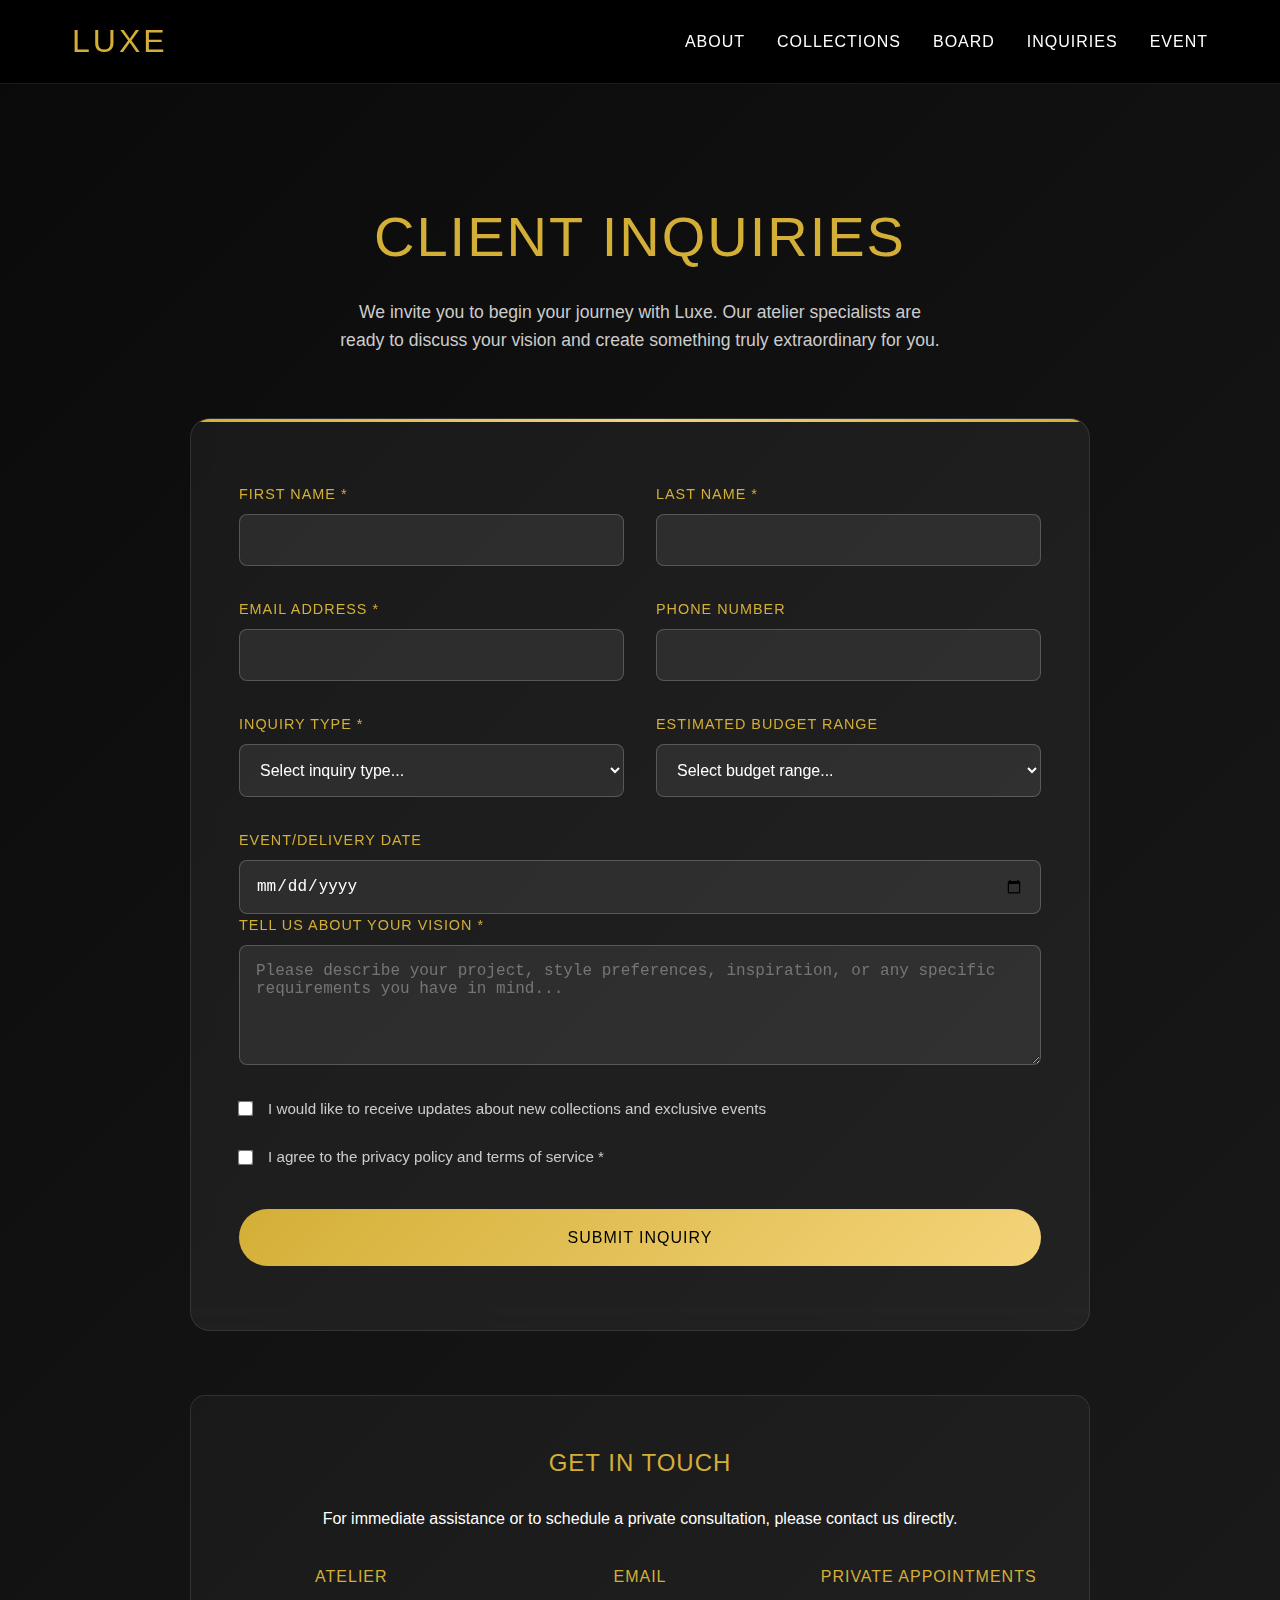
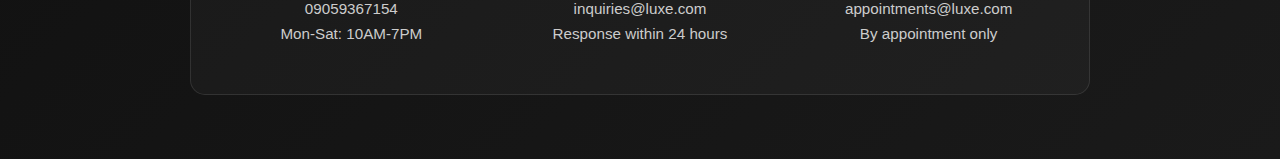
<file: inquiries.html>
<!DOCTYPE html>
<html lang="en">
<head>
    <meta charset="UTF-8">
    <meta name="viewport" content="width=device-width, initial-scale=1.0">
    <title>Inquiries - Luxe</title>
    <style>
        * {
            margin: 0;
            padding: 0;
            box-sizing: border-box;
        }

        body {
            font-family: 'Arial', sans-serif;
            background: linear-gradient(135deg, #0a0a0a 0%, #1a1a1a 100%);
            color: #fff;
            line-height: 1.6;
            min-height: 100vh;
        }

        /* Header Styles */
        header {
            position: fixed;
            top: 0;
            left: 0;
            right: 0;
            background: rgba(0,0,0,0.95);
            backdrop-filter: blur(10px);
            z-index: 1000;
            padding: 1rem 0;
            border-bottom: 1px solid rgba(255,255,255,0.1);
        }

        .nav-container {
            max-width: 1200px;
            margin: 0 auto;
            padding: 0 2rem;
            display: flex;
            justify-content: space-between;
            align-items: center;
        }

        .logo {
            font-size: 2rem;
            font-weight: 300;
            color: #d4af37;
            letter-spacing: 3px;
            text-transform: uppercase;
        }

        nav ul {
            display: flex;
            list-style: none;
            gap: 2rem;
        }

        nav a {
            color: #fff;
            text-decoration: none;
            font-weight: 300;
            text-transform: uppercase;
            letter-spacing: 1px;
            transition: color 0.3s ease;
        }

        nav a:hover {
            color: #d4af37;
        }

        /* Main Content */
        .inquiries-section {
            padding: 12rem 2rem 4rem;
            min-height: 100vh;
        }

        .container {
            max-width: 900px;
            margin: 0 auto;
        }

        .section-header {
            text-align: center;
            margin-bottom: 4rem;
        }

        .section-header h1 {
            font-size: 3.5rem;
            font-weight: 200;
            letter-spacing: 2px;
            text-transform: uppercase;
            color: #d4af37;
            margin-bottom: 1rem;
        }

        .section-header p {
            font-size: 1.1rem;
            color: #ccc;
            font-weight: 300;
            max-width: 600px;
            margin: 0 auto;
        }

        /* Form Styles */
        .inquiry-form {
            background: rgba(255,255,255,0.05);
            border: 1px solid rgba(255,255,255,0.1);
            border-radius: 20px;
            padding: 4rem 3rem;
            backdrop-filter: blur(10px);
            position: relative;
            overflow: hidden;
        }

        .inquiry-form::before {
            content: '';
            position: absolute;
            top: 0;
            left: 0;
            right: 0;
            height: 3px;
            background: linear-gradient(90deg, #d4af37, #f4d47a, #d4af37);
        }

        .form-row {
            display: grid;
            grid-template-columns: 1fr 1fr;
            gap: 2rem;
            margin-bottom: 2rem;
        }

        .form-group {
            position: relative;
        }

        .form-group.full-width {
            grid-column: 1 / -1;
        }

        label {
            display: block;
            font-weight: 300;
            text-transform: uppercase;
            letter-spacing: 1px;
            color: #d4af37;
            margin-bottom: 0.5rem;
            font-size: 0.9rem;
        }

        input, select, textarea {
            width: 100%;
            background: rgba(255,255,255,0.08);
            border: 1px solid rgba(255,255,255,0.2);
            border-radius: 8px;
            padding: 1rem;
            color: #fff;
            font-size: 1rem;
            transition: all 0.3s ease;
        }

        input:focus, select:focus, textarea:focus {
            outline: none;
            border-color: #d4af37;
            background: rgba(255,255,255,0.12);
            box-shadow: 0 0 20px rgba(212,175,55,0.2);
        }

        textarea {
            resize: vertical;
            min-height: 120px;
        }

        select {
            cursor: pointer;
        }

        option {
            background: #1a1a1a;
            color: #fff;
        }

        .checkbox-group {
            display: flex;
            align-items: center;
            gap: 1rem;
            margin: 1.5rem 0;
        }

        input[type="checkbox"] {
            width: auto;
            transform: scale(1.2);
            accent-color: #d4af37;
        }

        .checkbox-group label {
            margin-bottom: 0;
            color: #ccc;
            font-size: 0.95rem;
            text-transform: none;
            letter-spacing: normal;
        }

        .submit-btn {
            background: linear-gradient(135deg, #d4af37 0%, #f4d47a 100%);
            color: #000;
            border: none;
            padding: 1.2rem 3rem;
            border-radius: 50px;
            font-size: 1rem;
            font-weight: 500;
            text-transform: uppercase;
            letter-spacing: 1px;
            cursor: pointer;
            transition: all 0.3s ease;
            margin-top: 1rem;
            width: 100%;
        }

        .submit-btn:hover {
            transform: translateY(-2px);
            box-shadow: 0 10px 30px rgba(212,175,55,0.3);
        }

        /* Contact Information */
        .contact-info {
            margin-top: 4rem;
            text-align: center;
            padding: 3rem 2rem;
            background: rgba(255,255,255,0.03);
            border-radius: 15px;
            border: 1px solid rgba(255,255,255,0.1);
        }

        .contact-info h3 {
            color: #d4af37;
            font-size: 1.5rem;
            font-weight: 300;
            text-transform: uppercase;
            letter-spacing: 1px;
            margin-bottom: 1.5rem;
        }

        .contact-details {
            display: grid;
            grid-template-columns: repeat(auto-fit, minmax(250px, 1fr));
            gap: 2rem;
            margin-top: 2rem;
        }

        .contact-item {
            text-align: center;
        }

        .contact-item h4 {
            color: #d4af37;
            font-weight: 300;
            text-transform: uppercase;
            letter-spacing: 1px;
            margin-bottom: 0.5rem;
        }

        .contact-item p {
            color: #ccc;
            font-size: 0.95rem;
        }

        /* Responsive Design */
        @media (max-width: 768px) {
            .nav-container {
                flex-direction: column;
                gap: 1rem;
                padding: 0 1rem;
            }

            nav ul {
                flex-wrap: wrap;
                justify-content: center;
                gap: 1rem;
            }

            .inquiries-section {
                padding: 10rem 1rem 3rem;
            }

            .section-header h1 {
                font-size: 2.5rem;
            }

            .inquiry-form {
                padding: 2.5rem 2rem;
            }

            .form-row {
                grid-template-columns: 1fr;
                gap: 1.5rem;
            }

            .contact-details {
                grid-template-columns: 1fr;
                gap: 1.5rem;
            }
        }
    </style>
</head>
<body>
    <header>
        <div class="nav-container">
            <div class="logo">Luxe</div>
            <nav>
                <ul>
                    
                    <li><a href="about.html">About</a></li>
                    <li><a href="features.html">Collections</a></li>
                    <li><a href="board.html">Board</a></li>
                    <li><a href="inquiries.html">inquiries</a></li>
                    <li><a href="event.html">Event</a></li>
                </ul>
            </nav>
        </div>
    </header>

    <section class="inquiries-section">
        <div class="container">
            <div class="section-header">
                <h1>Client Inquiries</h1>
                <p>We invite you to begin your journey with Luxe. Our atelier specialists are ready to discuss your vision and create something truly extraordinary for you.</p>
            </div>

            <form class="inquiry-form" action="#" method="POST">
                <div class="form-row">
                    <div class="form-group">
                        <label for="firstName">First Name *</label>
                        <input type="text" id="firstName" name="firstName" required>
                    </div>
                    <div class="form-group">
                        <label for="lastName">Last Name *</label>
                        <input type="text" id="lastName" name="lastName" required>
                    </div>
                </div>

                <div class="form-row">
                    <div class="form-group">
                        <label for="email">Email Address *</label>
                        <input type="email" id="email" name="email" required>
                    </div>
                    <div class="form-group">
                        <label for="phone">Phone Number</label>
                        <input type="tel" id="phone" name="phone">
                    </div>
                </div>

                <div class="form-row">
                    <div class="form-group">
                        <label for="inquiryType">Inquiry Type *</label>
                        <select id="inquiryType" name="inquiryType" required>
                            <option value="">Select inquiry type...</option>
                            <option value="haute-couture">Haute Couture Commission</option>
                            <option value="ready-to-wear">Ready-to-Wear Collection</option>
                            <option value="bridal">Bridal & Special Occasions</option>
                            <option value="accessories">Luxury Accessories</option>
                            <option value="consultation">Style Consultation</option>
                            <option value="alterations">Alterations & Tailoring</option>
                            <option value="collaboration">Brand Collaboration</option>
                            <option value="press">Press & Media</option>
                            <option value="other">Other</option>
                        </select>
                    </div>
                    <div class="form-group">
                        <label for="budget">Estimated Budget Range</label>
                        <select id="budget" name="budget">
                            <option value="">Select budget range...</option>
                            <option value="50k-100k">&#8358;50,000 - &#8358;100,000</option>
                            <option value="100k-125k">&#8358;100,000 - &#8358;125,000</option>
                            <option value="125k-150k">&#8358;25,000 - &#8358;50,000</option>
                            <option value="150k-200k">&#8358;150,000 - &#8358;200,000</option>
                            <option value="200k+">&#8358;100,000+</option>
                            <option value="discuss">Prefer to discuss</option>
                        </select>
                    </div>
                </div>

                <div class="form-group full-width">
                    <label for="eventDate">Event/Delivery Date</label>
                    <input type="date" id="eventDate" name="eventDate">
                </div>

                <div class="form-group full-width">
                    <label for="message">Tell us about your vision *</label>
                    <textarea id="message" name="message" placeholder="Please describe your project, style preferences, inspiration, or any specific requirements you have in mind..." required></textarea>
                </div>

                <div class="checkbox-group">
                    <input type="checkbox" id="newsletter" name="newsletter">
                    <label for="newsletter">I would like to receive updates about new collections and exclusive events</label>
                </div>

                <div class="checkbox-group">
                    <input type="checkbox" id="privacy" name="privacy" required>
                    <label for="privacy">I agree to the privacy policy and terms of service *</label>
                </div>

                <button type="submit" class="submit-btn">Submit Inquiry</button>
            </form>

            <div class="contact-info">
                <h3>Get in Touch</h3>
                <p>For immediate assistance or to schedule a private consultation, please contact us directly.</p>
                
                <div class="contact-details">
                    <div class="contact-item">
                        <h4>Atelier</h4>
                        <p>09059367154<br>Mon-Sat: 10AM-7PM</p>
                    </div>
                    <div class="contact-item">
                        <h4>Email</h4>
                        <p>inquiries@luxe.com<br>Response within 24 hours</p>
                    </div>
                    <div class="contact-item">
                        <h4>Private Appointments</h4>
                        <p>appointments@luxe.com<br>By appointment only</p>
                    </div>
                </div>
            </div>
        </div>
    </section>

    <script>
        // Form enhancement and validation
        document.addEventListener('DOMContentLoaded', function() {
            const form = document.querySelector('.inquiry-form');
            const submitBtn = document.querySelector('.submit-btn');

            // Add floating label effect
            const inputs = document.querySelectorAll('input, textarea, select');
            inputs.forEach(input => {
                input.addEventListener('focus', function() {
                    this.parentElement.classList.add('focused');
                });

                input.addEventListener('blur', function() {
                    if (this.value === '') {
                        this.parentElement.classList.remove('focused');
                    }
                });
            });

            // Form submission handling
            form.addEventListener('submit', function(e) {
                e.preventDefault();
                
                // Show loading state
                submitBtn.innerHTML = 'Submitting...';
                submitBtn.disabled = true;
                
                // Simulate form submission (replace with actual submission logic)
                setTimeout(() => {
                    submitBtn.innerHTML = 'Inquiry Submitted ✓';
                    submitBtn.style.background = 'linear-gradient(135deg, #22c55e 0%, #16a34a 100%)';
                    
                    // Reset after 3 seconds
                    setTimeout(() => {
                        submitBtn.innerHTML = 'Submit Inquiry';
                        submitBtn.style.background = 'linear-gradient(135deg, #d4af37 0%, #f4d47a 100%)';
                        submitBtn.disabled = false;
                        form.reset();
                    }, 3000);
                }, 2000);
            });
        });
    </script>
</body>
</html>
</file>
<file: style.css>
body {
  margin: 0;
  font-family: 'Segoe UI', Arial, sans-serif;
  background: #95260d;
  color: aquamarine;
}
header {
  background: url(/assets/hero-bg.png) center/cover no-repeat;
  color: #ffffffcc;
  padding-bottom: 40px;
}
nav {
  display: flex;
  justify-content: space-between;
  align-items: center;
  padding: 20px 40px;
}
.logo {
  font-size: 2rem;
  font-weight: bold;
  letter-spacing: 2px;
}
nav ul {
  list-style: none;
  display: flex;
  gap: 30px;
}
nav a {
  color: #fff;
  text-decoration: none;
  font-weight: 500;
}
.hero {
  text-align: center;
  margin-top: 60px;
}
.hero h1 {
  font-size: 3rem;
  margin-bottom: 10px;
}
.hero p {
  font-size: 1.2rem;
  margin-bottom: 20px;
}
.hero button {
  background: #222;
  color: #fff;
  border: none;
  padding: 12px 30px;
  font-size: 1rem;
  border-radius: 25px;
  cursor: pointer;
  transition: background 0.3s;
}
.hero button:hover {
  background: #95260d;
}
main {
  padding: 40px;
}
section {
  margin-bottom: 60px;
}
.gallery {
  display: flex;
  gap: 30px;
  justify-content: center;
}
.item {
  background: rgba(0,0,0,0.3);
  border-radius: 10px;
  box-shadow: 0 2px 8px rgba(0,0,0,0.07);
  padding: 20px;
  text-align: center;
  width: 220px;
}
.item img {
  width: 100%;
  border-radius: 8px;
}
.designers {
  display: flex;
  gap: 40px;
  justify-content: center;
}
.designer {
  text-align: center;
}
.designer img {
  width: 120px;
  height: 120px;
  border-radius: 50%;
  object-fit: cover;
  margin-bottom: 10px;
}
form {
  display: flex;
  flex-direction: column;
  gap: 15px;
  max-width: 400px;
  margin: 0 auto;
}
form input, form textarea {
  padding: 10px;
  border: 1px solid #ccc;
  border-radius: 6px;
  font-size: 1rem;
}
form button {
  background: #e91e63;
  color: #fff;
  border: none;
  padding: 10px;
  border-radius: 6px;
  font-size: 1rem;
  cursor: pointer;
}
form button:hover {
  background: #222;
}
#formMessage {
  text-align: center;
  margin-top: 15px;
  color: #e91e63;
}
footer {
  background: #222;
  color: #fff;
  text-align: center;
  padding: 20px 0;
  margin-top: 40px;
}


/* Responsive styles for mobile devices */
@media (max-width: 600px) {
  nav {
    flex-direction: column;
    padding: 15px 10px;
  }
  nav ul {
    flex-direction: column;
    gap: 15px;
    align-items: center;
    padding: 0;
  }
  .logo {
    margin-bottom: 10px;
    font-size: 1.5rem;
  }
  .hero {
    margin-top: 30px;
    padding: 0 10px;
  }
  .hero h1 {
    font-size: 2rem;
  }
  .hero p {
    font-size: 1rem;
  }
  .gallery {
    flex-direction: column;
    gap: 20px;
    align-items: center;
  }
  .item {
    width: 90vw;
    max-width: 320px;
    padding: 10px;
  }
  .designers {
    flex-direction: column;
    gap: 20px;
    align-items: center;
  }
  .designer img {
    width: 90px;
    height: 90px;
  }
  main {
    padding: 15px;
  }
  section {
    margin-bottom: 30px;
  }
  form {
    max-width: 95vw;
    padding: 0 5px;
  }
  footer {
    padding: 15px 0;
    font-size: 0.9rem;
  }
}
</file>
